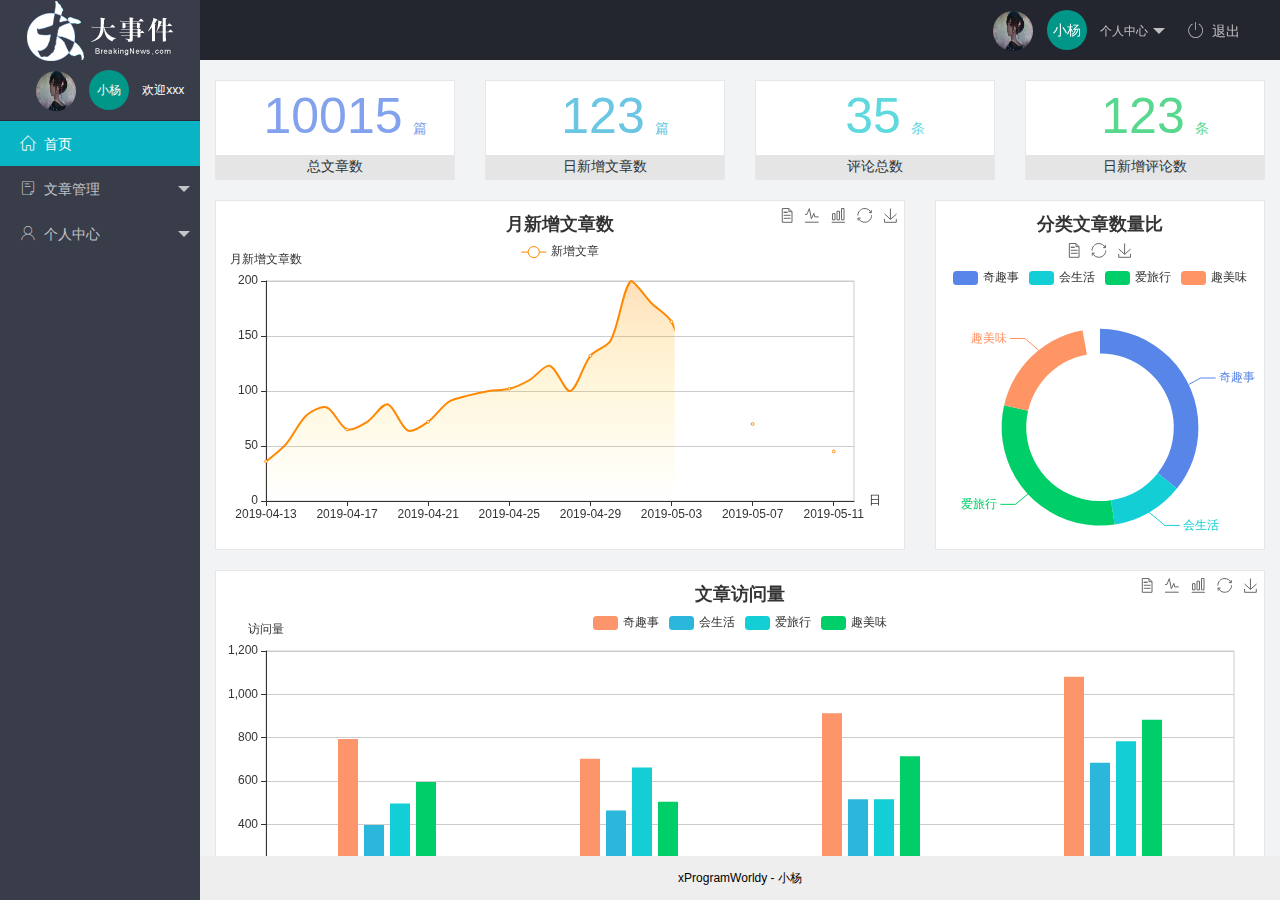
<file: index.html>
<!DOCTYPE html>
<html lang="en">
  <head>
    <meta charset="UTF-8" />
    <meta http-equiv="X-UA-Compatible" content="IE=edge" />
    <meta name="viewport" content="width=device-width, initial-scale=1.0" />
    <title>小杨后台主页</title>
    <link rel="stylesheet" href="/assets/lib/layui/css/layui.css" />
    <link rel="stylesheet" href="/assets/css/index.css" />
    <link rel="stylesheet" href="/assets/fonts/iconfont.css" />
  </head>
  <body>
    <div class="layui-layout layui-layout-admin">
      <div class="layui-header">
        <div class="layui-logo layui-hide-xs layui-bg-black">
          <img src="/assets/images/logo.png" alt="" />
        </div>

        <ul class="layui-nav layui-layout-right">
          <li class="layui-nav-item layui-hide layui-show-md-inline-block">
            <a href="javascript:;" class="userinfo">
              <img src="/assets/images/2000488.png" class="layui-nav-img" />
              <span class="text-avatar">小杨</span>
              个人中心
            </a>
            <dl class="layui-nav-child">
              <dd><a href="/user/user_info.html" target="fm">基本资料</a></dd>
              <dd><a href="/user/user_avatar.html" target="fm">更换头像</a></dd>
              <dd><a href="/user/user_pwd.html" target="fm">重置密码</a></dd>
            </dl>
          </li>
          <li class="layui-nav-item" lay-header-event="menuRight" lay-unselect>
            <a href="javascript:;" id="btnIndexOut">
              <span class="iconfont icon-tuichu"></span>退出
            </a>
          </li>
        </ul>
      </div>

      <div class="layui-side layui-bg-black">
        <div class="layui-side-scroll">
          <div class="userinfo">
            <img src="/assets/images/2000488.png" class="layui-nav-img" />
            <span class="text-avatar">小杨</span>
            <span id="welcome">欢迎xxx</span>
          </div>
          <!-- 左侧导航区域（可配合layui已有的垂直导航） -->
          <ul class="layui-nav layui-nav-tree" lay-shrink="all">
            <li class="layui-nav-item layui-this">
              <!-- 通过a连接的src指定对应的文件路径，然后通过target属性指定 fm, 这样就能打开对应内容 -->
              <a href="/home/dashboard.html" target="fm"
                ><span class="iconfont icon-home"></span>首页</a
              >
            </li>
            <li class="layui-nav-item">
              <a class="" href="javascript:;"
                ><span class="iconfont icon-16"></span>文章管理</a
              >
              <dl class="layui-nav-child">
                <dd>
                  <a href="/article/article_category.html" target="fm"
                    ><i class="layui-icon layui-icon-list"></i>文章类别</a
                  >
                </dd>
                <dd>
                  <a href="/article/article_list.html" target="fm"
                    ><i class="layui-icon layui-icon-list"></i>文章列表</a
                  >
                </dd>
                <dd>
                  <a href="/article/article_published.html" target="fm"
                    ><i class="layui-icon layui-icon-list"></i>发布文章</a
                  >
                </dd>
              </dl>
            </li>
            <li class="layui-nav-item">
              <a href="javascript:;"
                ><span class="iconfont icon-user"></span>个人中心</a
              >
              <dl class="layui-nav-child">
                <dd>
                  <a href="/user/user_info.html" target="fm"
                    ><i class="layui-icon layui-icon-app"></i>基本资料</a
                  >
                </dd>
                <dd>
                  <a href="/user/user_avatar.html" target="fm"
                    ><i class="layui-icon layui-icon-app"></i>更换头像</a
                  >
                </dd>
                <dd>
                  <a href="/user/user_pwd.html" target="fm"
                    ><i class="layui-icon layui-icon-app"></i>重置密码</a
                  >
                </dd>
              </dl>
            </li>
          </ul>
        </div>
      </div>

      <div class="layui-body">
        <!-- 内容主体区域 -->
        <!-- iframe中的src： 当指定内容后，那么当页面一打开的时候，就会直接打开指定的内容进行打开 -->
        <iframe name="fm" src="/home/dashboard.html" frameborder="0"></iframe>
      </div>

      <div class="layui-footer">
        <!-- 底部固定区域 -->
        xProgramWorldy - 小杨
      </div>
    </div>
    <script src="/assets/lib/layui/layui.all.js"></script>

    <script src="/assets/lib/jquery.js"></script>

    <script src="/assets/js/baseApi.js"></script>

    <script src="/assets/js/index.js"></script>
  </body>
</html>
</file>
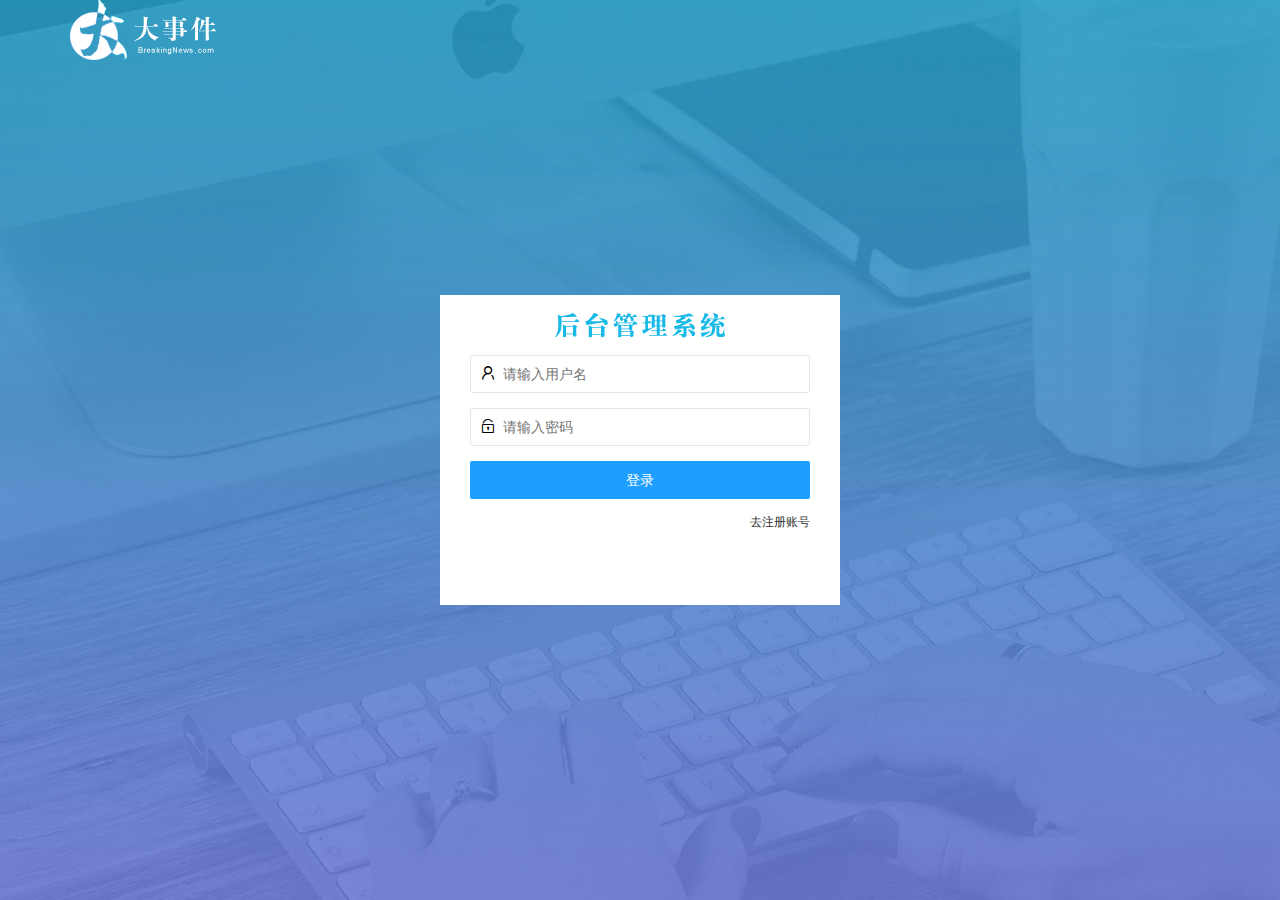
<file: login.html>
<!DOCTYPE html>
<html lang="en">
<head>
    <meta charset="UTF-8">
    <meta http-equiv="X-UA-Compatible" content="IE=edge">
    <meta name="viewport" content="width=device-width, initial-scale=1.0">
    <title>小杨大事件-登录/注册</title>
    <link rel="stylesheet" href="./assets/lib/layui/css/layui.css"> 
    <link rel="stylesheet" href="./assets/css/login.css">

</head>
<body>
    <!-- 头部 logo区域 -->
    <div class="layui-main">
        <img src="/assets/images/logo.png" alt="">
    </div>
    <!-- 登录注册区域 -->
    <div class="loginAndRegBox">
        <div class="title-box"></div>
        <!-- 登录的div -->
        <div class="login-box">
            <!-- 这是登录的表单 -->
            <form class="layui-form" id="form_login">
                <!-- 账号 -->
                <div class="layui-form-item">
                    <i class="layui-icon layui-icon-username"></i>  
                    <input type="text" name="username" required  lay-verify="required" placeholder="请输入用户名" autocomplete="off" class="layui-input">
                </div>
                <!-- 密码 -->
                <div class="layui-form-item">
                    <i class="layui-icon layui-icon-password"></i>  
                    <input type="password" name="password" required  lay-verify="required|pwd" placeholder="请输入密码" autocomplete="off" class="layui-input">
                </div>
                <!-- 登录提交按钮 -->
                <div class="layui-form-item">
                    <!-- 注意:表单提交按钮和普通按钮的区别，就是 lay-submit这个属性 -->
                    <button class="layui-btn layui-btn-fluid layui-btn-normal" lay-submit="">登录</button>
                </div>
                <div class="layui-form-item links">
                    <a href="javascript:;" id="link_reg">去注册账号</a>
                </div>
            </form>
        </div>
        <!-- 注册的div -->
        <div class="reg-box">
            <!-- 注册的表单 -->
            <form class="layui-form" id="form_reg">
                <!-- 账号 -->
                <div class="layui-form-item">
                    <i class="layui-icon layui-icon-username"></i>  
                    <input type="text" name="username" required  lay-verify="required" placeholder="请输入用户名" autocomplete="off" class="layui-input">
                </div>
                <!-- 密码 -->
                <div class="layui-form-item">
                    <i class="layui-icon layui-icon-password"></i>  
                    <input type="password" name="password" required  lay-verify="required|pwd" placeholder="请输入密码" autocomplete="off" class="layui-input">
                </div>
                <!-- 密码确认 -->
                <div class="layui-form-item">
                    <i class="layui-icon layui-icon-password"></i>  
                    <input type="password" name="repassword" required  lay-verify="required|pwd|repwd" placeholder="再次确认密码" autocomplete="off" class="layui-input">
                </div>
                <!-- 登录提交按钮 -->
                <div class="layui-form-item">
                    <!-- 注意:表单提交按钮和普通按钮的区别，就是 lay-submit这个属性 -->
                    <!-- 这个lay-submit不管给不给值都要这样写
                button按钮要给定一个lay-submit="" lay-filter=""，哪怕里面什么也不写。表单监听要给一个return false返回，否则直接提交，会一闪而过。 -->
                    <button class="layui-btn layui-btn-fluid layui-btn-normal" lay-submit="">注册</button>
                </div>
                <div class="layui-form-item links">
                    <a href="javascript:;" id="link_login">去登录</a>
                </div>
            </form>
        </div>
    </div>
    
    <script src="/assets/lib/layui/layui.all.js"></script>

    <script src="/assets/lib/jquery.js"></script>

    <script src="/assets/js/baseApi.js"></script>

    <script src="/assets/js/login.js"></script>
</body>
</html>
</file>
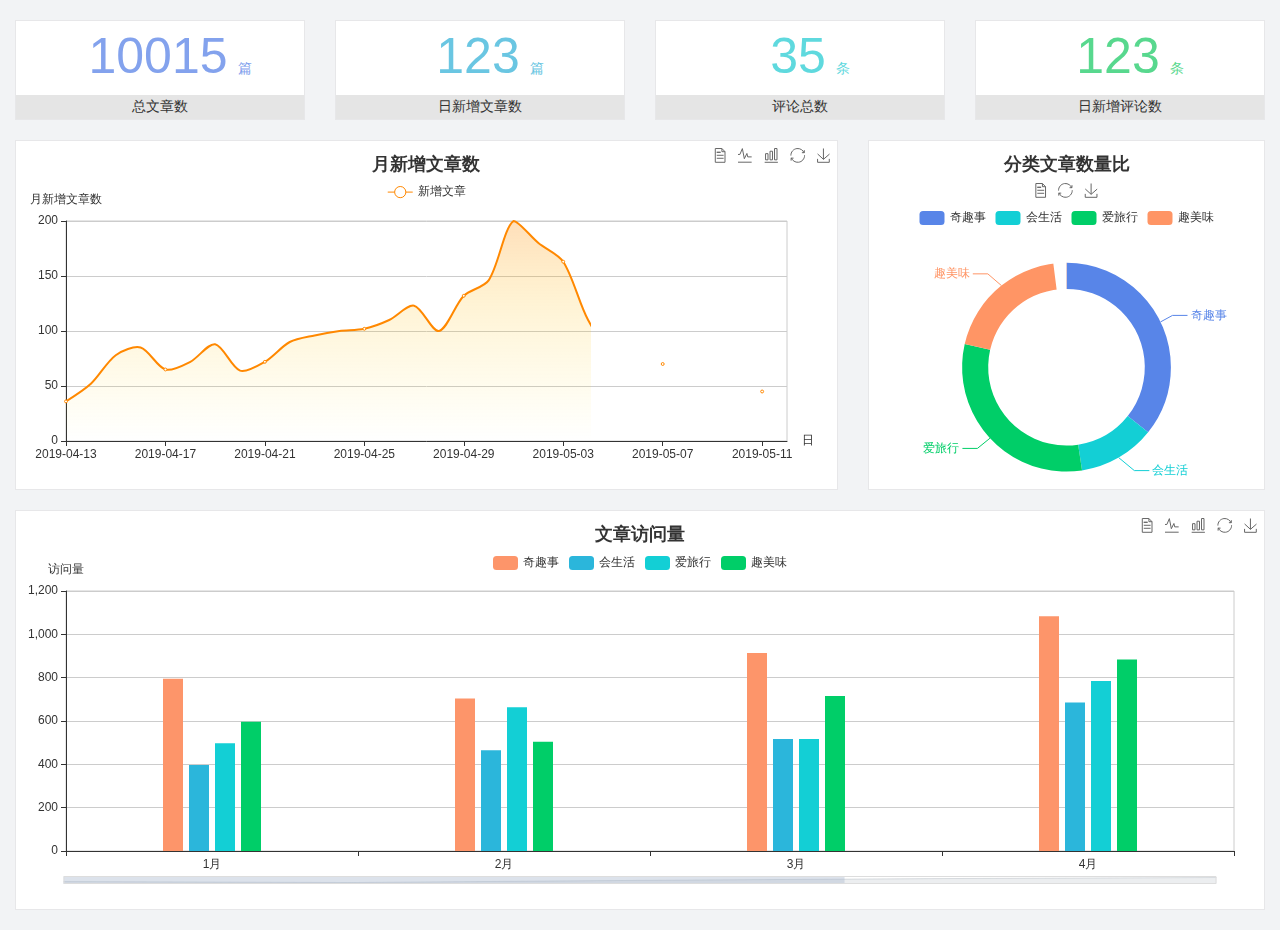
<file: home/dashboard.html>
<!DOCTYPE html>
<html lang="en">

<head>
  <meta charset="UTF-8">
  <meta name="viewport" content="width=device-width, initial-scale=1.0">
  <meta http-equiv="X-UA-Compatible" content="ie=edge">
  <title>图表统计</title>
  <link rel="stylesheet" href="../../assets/lib/bootstrap.css" />
  <link rel="stylesheet" href="../../assets/lib/main.css" />
  <script src="../../assets/lib/jquery.js"></script>
  <script type="text/javascript" src="../../assets/lib/echarts.min.js"></script>
</head>

<body>
  <div class="container-fluid">
    <div class="row spannel_list">
      <div class="col-sm-3 col-xs-6">
        <div class="spannel">
          <em>10015</em><span>篇</span>
          <b>总文章数</b>
        </div>
      </div>
      <div class="col-sm-3 col-xs-6">
        <div class="spannel scolor01">
          <em>123</em><span>篇</span>
          <b>日新增文章数</b>
        </div>
      </div>
      <div class="col-sm-3 col-xs-6">
        <div class="spannel scolor02">
          <em>35</em><span>条</span>
          <b>评论总数</b>
        </div>
      </div>
      <div class="col-sm-3 col-xs-6">
        <div class="spannel scolor03">
          <em>123</em><span>条</span>
          <b>日新增评论数</b>
        </div>
      </div>
    </div>
  </div>

  <div class="container-fluid">
    <div class="row curve-pie">
      <div class="col-lg-8 col-md-8">
        <div class="gragh_pannel" id="curve_show"></div>
      </div>
      <div class="col-lg-4 col-md-4">
        <div class="gragh_pannel" id="pie_show"></div>
      </div>
    </div>
  </div>

  <div class="container-fluid">
    <div class="column_pannel" id="column_show"></div>
  </div>

  <script>
    var oChart = echarts.init(document.getElementById('curve_show'));
    var aList_all = [
      { 'count': 36, 'date': '2019-04-13' },
      { 'count': 52, 'date': '2019-04-14' },
      { 'count': 78, 'date': '2019-04-15' },
      { 'count': 85, 'date': '2019-04-16' },
      { 'count': 65, 'date': '2019-04-17' },
      { 'count': 72, 'date': '2019-04-18' },
      { 'count': 88, 'date': '2019-04-19' },
      { 'count': 64, 'date': '2019-04-20' },
      { 'count': 72, 'date': '2019-04-21' },
      { 'count': 90, 'date': '2019-04-22' },
      { 'count': 96, 'date': '2019-04-23' },
      { 'count': 100, 'date': '2019-04-24' },
      { 'count': 102, 'date': '2019-04-25' },
      { 'count': 110, 'date': '2019-04-26' },
      { 'count': 123, 'date': '2019-04-27' },
      { 'count': 100, 'date': '2019-04-28' },
      { 'count': 132, 'date': '2019-04-29' },
      { 'count': 146, 'date': '2019-04-30' },
      { 'count': 200, 'date': '2019-05-01' },
      { 'count': 180, 'date': '2019-05-02' },
      { 'count': 163, 'date': '2019-05-03' },
      { 'count': 110, 'date': '2019-05-04' },
      { 'count': 80, 'date': '2019-05-05' },
      { 'count': 82, 'date': '2019-05-06' },
      { 'count': 70, 'date': '2019-05-07' },
      { 'count': 65, 'date': '2019-05-08' },
      { 'count': 54, 'date': '2019-05-09' },
      { 'count': 40, 'date': '2019-05-10' },
      { 'count': 45, 'date': '2019-05-11' },
      { 'count': 38, 'date': '2019-05-12' },
    ];

    let aCount = [];
    let aDate = [];

    for (var i = 0; i < aList_all.length; i++) {
      aCount.push(aList_all[i].count);
      aDate.push(aList_all[i].date);
    }

    var chartopt = {
      title: {
        text: '月新增文章数',
        left: 'center',
        top: '10'
      },
      tooltip: {
        trigger: 'axis'
      },
      legend: {
        data: ['新增文章'],
        top: '40'
      },
      toolbox: {
        show: true,
        feature: {
          mark: { show: true },
          dataView: { show: true, readOnly: false },
          magicType: { show: true, type: ['line', 'bar'] },
          restore: { show: true },
          saveAsImage: { show: true }
        }
      },
      calculable: true,
      xAxis: [
        {
          name: '日',
          type: 'category',
          boundaryGap: false,
          data: aDate
        }
      ],
      yAxis: [
        {
          name: '月新增文章数',
          type: 'value'
        }
      ],
      series: [
        {
          name: '新增文章',
          type: 'line',
          smooth: true,
          itemStyle: { normal: { areaStyle: { type: 'default' }, color: '#f80' }, lineStyle: { color: '#f80' } },
          data: aCount
        }],
      areaStyle: {
        normal: {
          color: new echarts.graphic.LinearGradient(0, 0, 0, 1, [{
            offset: 0,
            color: 'rgba(255,136,0,0.39)'
          }, {
            offset: .34,
            color: 'rgba(255,180,0,0.25)'
          }, {
            offset: 1,
            color: 'rgba(255,222,0,0.00)'
          }])

        }
      },
      grid: {
        show: true,
        x: 50,
        x2: 50,
        y: 80,
        height: 220
      }
    };

    oChart.setOption(chartopt);


    var oPie = echarts.init(document.getElementById('pie_show'));
    var oPieopt =
    {
      title: {
        top: 10,
        text: '分类文章数量比',
        x: 'center'
      },
      tooltip: {
        trigger: 'item',
        formatter: "{a} <br/>{b} : {c} ({d}%)"
      },
      color: ['#5885e8', '#13cfd5', '#00ce68', '#ff9565'],
      legend: {
        x: 'center',
        top: 65,
        data: ['奇趣事', '会生活', '爱旅行', '趣美味']
      },
      toolbox: {
        show: true,
        x: 'center',
        top: 35,
        feature: {
          mark: { show: true },
          dataView: { show: true, readOnly: false },
          magicType: {
            show: true,
            type: ['pie', 'funnel'],
            option: {
              funnel: {
                x: '25%',
                width: '50%',
                funnelAlign: 'left',
                max: 1548
              }
            }
          },
          restore: { show: true },
          saveAsImage: { show: true }
        }
      },
      calculable: true,
      series: [
        {
          name: '访问来源',
          type: 'pie',
          radius: ['45%', '60%'],
          center: ['50%', '65%'],
          data: [
            { value: 300, name: '奇趣事' },
            { value: 100, name: '会生活' },
            { value: 260, name: '爱旅行' },
            { value: 180, name: '趣美味' }
          ]
        }
      ]
    };
    oPie.setOption(oPieopt);



    var oColumn = this.echarts.init(document.getElementById('column_show'));
    var oColumnopt =
    {
      title: {
        text: '文章访问量',
        left: 'center',
        top: '10'
      },
      tooltip: {
        trigger: 'axis'
      },
      legend: {
        data: ['奇趣事', '会生活', '爱旅行', '趣美味'],
        top: '40'
      },
      toolbox: {
        show: true,
        feature: {
          mark: { show: true },
          dataView: { show: true, readOnly: false },
          magicType: { show: true, type: ['line', 'bar'] },
          restore: { show: true },
          saveAsImage: { show: true }
        }
      },
      calculable: true,
      xAxis: [
        {
          type: 'category',
          data: ['1月', '2月', '3月', '4月', '5月']
        }
      ],
      yAxis: [
        {
          name: '访问量',
          type: 'value'
        }
      ],
      series: [
        {
          name: '奇趣事',
          type: 'bar',
          barWidth: 20,
          itemStyle: {
            normal: { areaStyle: { type: 'default' }, color: '#fd956a' }
          },
          data: [800, 708, 920, 1090, 1200]
        },
        {
          name: '会生活',
          type: 'bar',
          barWidth: 20,
          itemStyle: {
            normal: { areaStyle: { type: 'default' }, color: '#2bb6db' }
          },
          data: [400, 468, 520, 690, 800]
        },
        {
          name: '爱旅行',
          type: 'bar',
          barWidth: 20,
          itemStyle: {
            normal: { areaStyle: { type: 'default' }, color: '#13cfd5' }
          },
          data: [500, 668, 520, 790, 900]
        },
        {
          name: '趣美味',
          type: 'bar',
          barWidth: 20,
          itemStyle: {
            normal: { areaStyle: { type: 'default' }, color: '#00ce68' }
          },
          data: [600, 508, 720, 890, 1000]
        }
      ],
      grid: {
        show: true,
        x: 50,
        x2: 30,
        y: 80,
        height: 260
      },
      dataZoom: [//给x轴设置滚动条
        {
          start: 0,//默认为0
          end: 100 - 1000 / 31,//默认为100
          type: 'slider',
          show: true,
          xAxisIndex: [0],
          handleSize: 0,//滑动条的 左右2个滑动条的大小
          height: 8,//组件高度
          left: 45, //左边的距离
          right: 50,//右边的距离
          bottom: 26,//右边的距离
          handleColor: '#ddd',//h滑动图标的颜色
          handleStyle: {
            borderColor: "#cacaca",
            borderWidth: "1",
            shadowBlur: 2,
            background: "#ddd",
            shadowColor: "#ddd",
          }
        }]
    };
    oColumn.setOption(oColumnopt);
  </script>
</body>

</html>
</file>
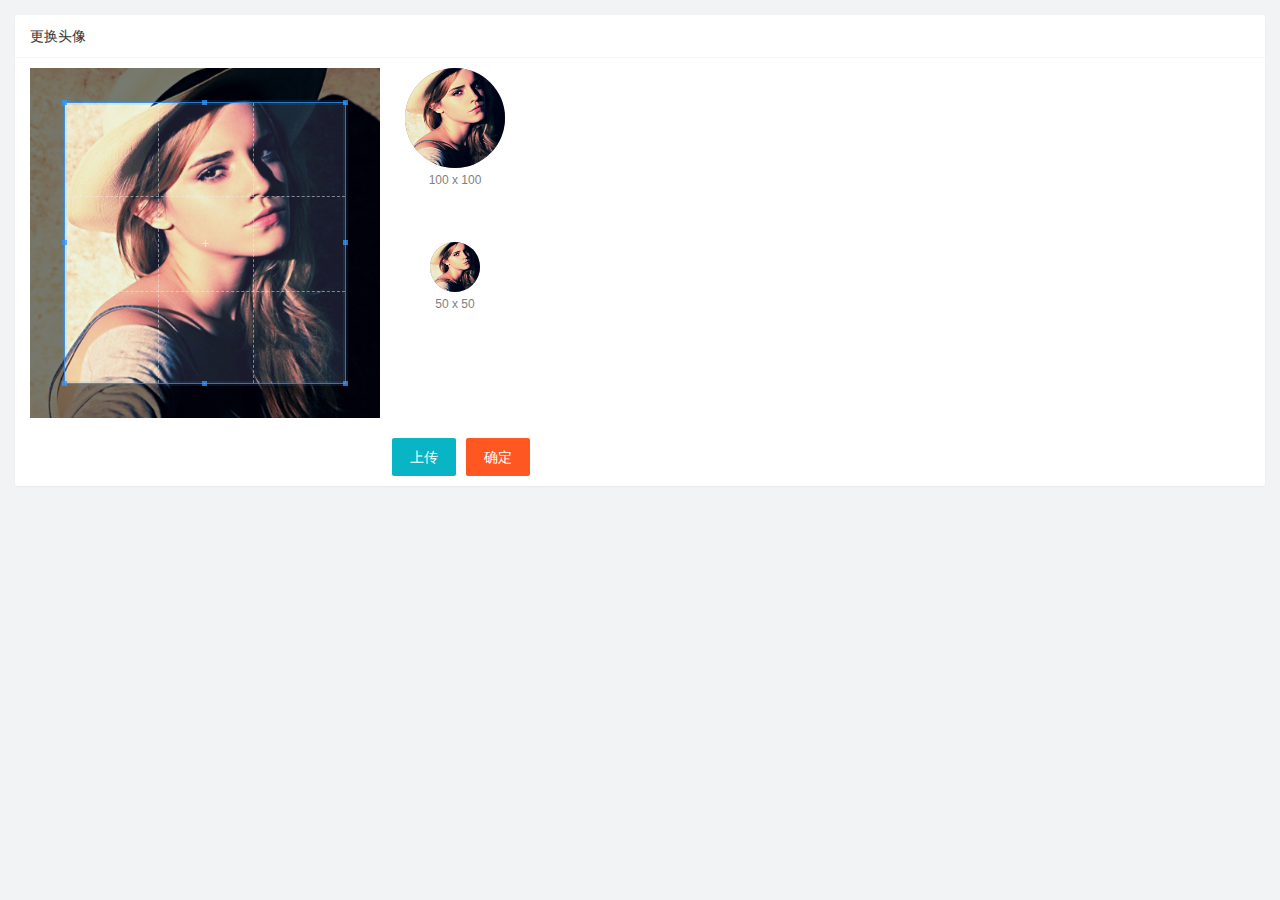
<file: user/user_avatar.html>
<!DOCTYPE html>
<html lang="en">
  <head>
    <meta charset="UTF-8" />
    <meta http-equiv="X-UA-Compatible" content="IE=edge" />
    <meta name="viewport" content="width=device-width, initial-scale=1.0" />
    <title>Document</title>
    <link rel="stylesheet" href="/assets/lib/layui/css/layui.css" />
    <!-- 导入裁剪图片cropper的css样式文件 -->
    <link rel="stylesheet" href="/assets/lib/cropper/cropper.css" />
    <link rel="stylesheet" href="/assets/css/user/user_avatar.css" />
  </head>
  <body>
    <div class="layui-card">
      <div class="layui-card-header">更换头像</div>
      <div class="layui-card-body">
        <!-- 第一行的图片裁剪和预览区域 -->
        <div class="row1">
          <!-- 图片裁剪区域 -->
          <div class="cropper-box">
            <!-- 这个 img 标签很重要，将来会把它初始化为裁剪区域 -->
            <img id="image" src="/assets/images/sample.jpg" />
          </div>
          <!-- 图片的预览区域 -->
          <div class="preview-box">
            <div>
              <!-- 宽高为 100px 的预览区域 -->
              <div class="img-preview w100"></div>
              <p class="size">100 x 100</p>
            </div>
            <div>
              <!-- 宽高为 50px 的预览区域 -->
              <div class="img-preview w50"></div>
              <p class="size">50 x 50</p>
           </div>
          </div>
        </div>

        <!-- 第二行的按钮区域 -->
        <div class="row2">
            <!-- 通过accept属性可以指定用户选择什么类型的文件 -->
            <input type="file" id="file" accept="image/png/,image/jpeg">

          <button type="button" class="layui-btn" id="btnChooseImage">上传</button>
          <button type="button" class="layui-btn layui-btn-danger" id="btnUpload">确定</button>
        </div>
      </div>
    </div>

    <!-- 他们是有先后顺序的 -->
    <script src="/assets/lib/layui/layui.all.js"></script>
    <script src="/assets/lib/jquery.js"></script>
    <script src="/assets/lib/cropper/Cropper.js"></script>
    <script src="/assets/lib/cropper/jquery-cropper.js"></script>

    <script src="/assets/js/baseApi.js"></script>
    <script src="/assets/js/user/user_avatar.js"></script>
  </body>
</html>
</file>
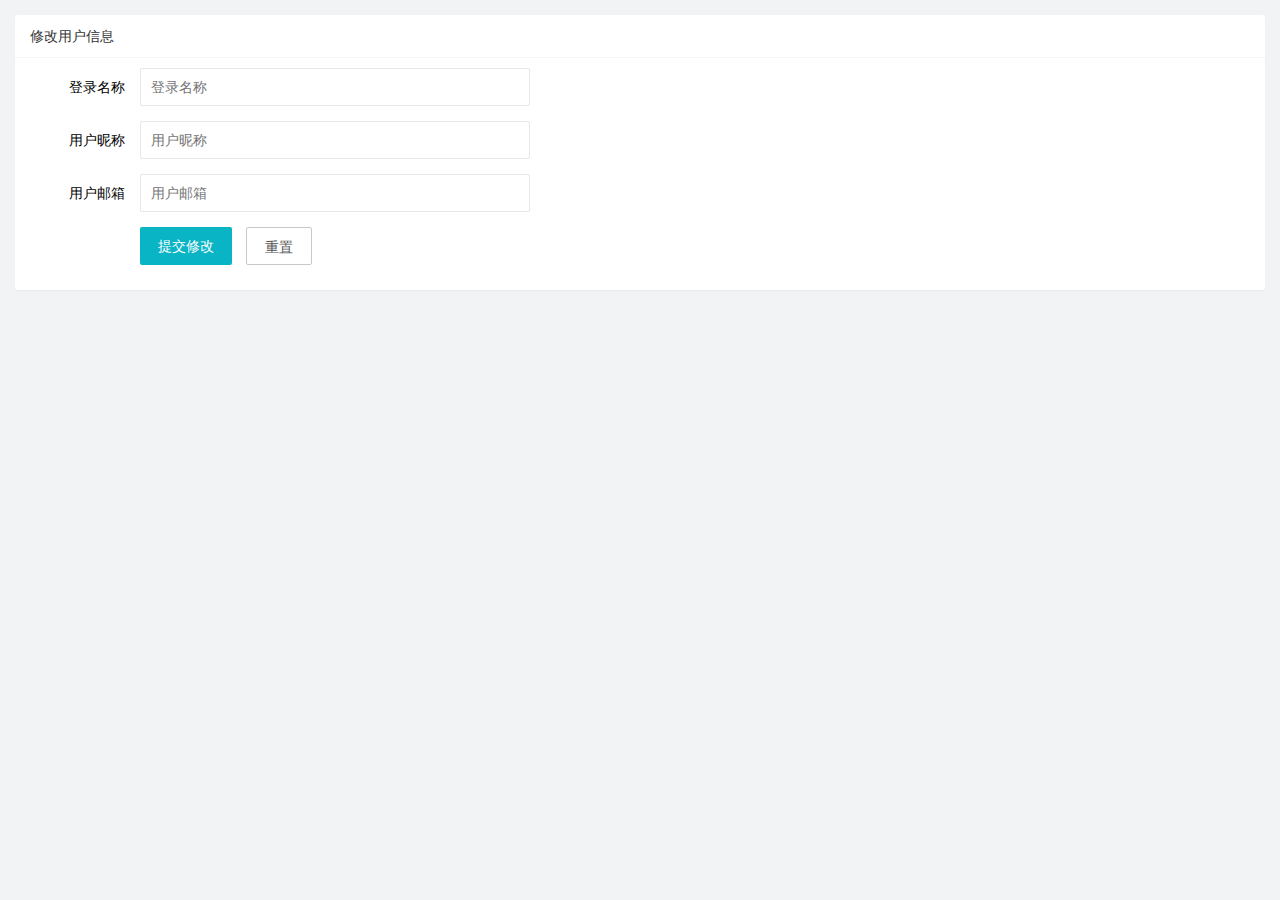
<file: user/user_info.html>
<!DOCTYPE html>
<html lang="en">
<head>
    <meta charset="UTF-8">
    <meta http-equiv="X-UA-Compatible" content="IE=edge">
    <meta name="viewport" content="width=device-width, initial-scale=1.0">
    <title>Document</title>
    <link rel="stylesheet" href="/assets/lib/layui/css/layui.css">
    <link rel="stylesheet" href="/assets/css/user/user_info.css">
</head>
<body>
    <!-- 卡片区域 -->
    <div class="layui-card">
        <div class="layui-card-header">修改用户信息</div>
        <div class="layui-card-body">
            <!-- form表单区域 -->
            <form class="layui-form" lay-filter="formUserInfo">
                <!-- 这是input的隐藏域 这样就可以拿到用户的id-->
                <input type="hidden" name="id" value="">
                <div class="layui-form-item">
                  <label class="layui-form-label">登录名称</label>
                  <div class="layui-input-block">
                    <input type="text" name="username" required  lay-verify="required" placeholder="登录名称" autocomplete="off" class="layui-input" readonly>
                  </div>
                </div>

                <div class="layui-form-item">
                    <label class="layui-form-label">用户昵称</label>
                    <div class="layui-input-block">
                      <input type="text" name="nickname" required  lay-verify="required|nickname" placeholder="用户昵称" autocomplete="off" class="layui-input">
                    </div>
                  </div>

                  <div class="layui-form-item">
                    <label class="layui-form-label">用户邮箱</label>
                    <div class="layui-input-block">
                      <input type="text" name="email" required  lay-verify="required|email" placeholder="用户邮箱" autocomplete="off" class="layui-input">
                    </div>
                  </div>

                  <!-- 提交按钮和重置按钮 -->
                  <div class="layui-form-item">
                    <div class="layui-input-block">
                      <button class="layui-btn" lay-submit lay-filter="formDemo">提交修改</button>
                      <button type="reset" class="layui-btn layui-btn-primary" id="btnReset">重置</button>
                    </div>
                  </div>
            </form>
        </div>
      </div>

      <script src="/assets//lib/layui/layui.all.js"></script>

      <script src="/assets/lib/jquery.js"></script>
      
      <script src="/assets/js/baseApi.js"></script>

      <script src="/assets/js/user/user_info.js"></script>
</body>
</html>
</file>
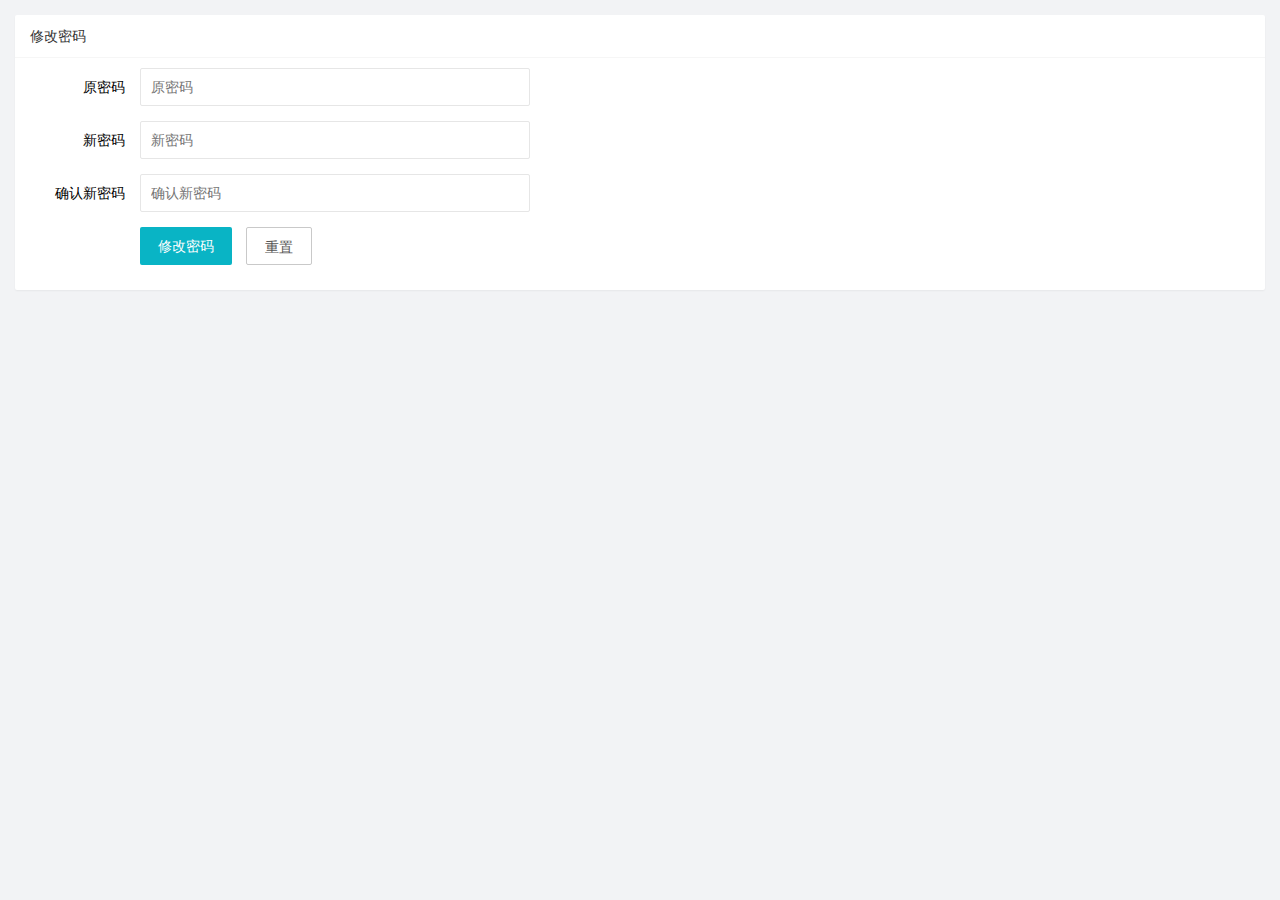
<file: user/user_pwd.html>
<!DOCTYPE html>
<html lang="en">
  <head>
    <meta charset="UTF-8" />
    <meta http-equiv="X-UA-Compatible" content="IE=edge" />
    <meta name="viewport" content="width=device-width, initial-scale=1.0" />
    <title>Document</title>
    <link rel="stylesheet" href="/assets/lib/layui/css/layui.css" />
    <link rel="stylesheet" href="/assets/css/user/user_pwd.css" />
  </head>
  <body>
    <!-- 卡片区域 -->
    <div class="layui-card">
      <div class="layui-card-header">修改密码</div>
      <div class="layui-card-body">
        <!-- 表单区域 -->
        <form class="layui-form">
          <div class="layui-form-item">
            <label class="layui-form-label">原密码</label>
            <div class="layui-input-block">
              <input
                type="password"
                name="oldPwd"
                required
                lay-verify="required|pwd"
                placeholder="原密码"
                autocomplete="off"
                class="layui-input"
              />
            </div>
          </div>

          <div class="layui-form-item">
            <label class="layui-form-label">新密码</label>
            <div class="layui-input-block">
              <input
                type="password"
                name="newPwd"
                required
                lay-verify="required|pwd|samePwd"
                placeholder="新密码"
                autocomplete="off"
                class="layui-input"
              />
            </div>
          </div>

          <div class="layui-form-item">
            <label class="layui-form-label">确认新密码</label>
            <div class="layui-input-block">
              <input
                type="password"
                name="rePwd"
                required
                lay-verify="required|pwd|rePwd"
                placeholder="确认新密码"
                autocomplete="off"
                class="layui-input"
              />
            </div>
          </div>
          <!-- 提交按钮和重置按钮 -->
          <div class="layui-form-item">
            <div class="layui-input-block">
              <button class="layui-btn" lay-submit lay-filter="formDemo">修改密码</button>
              <button type="reset" class="layui-btn layui-btn-primary">重置</button>
            </div>
          </div>
        </form>
      </div>
    </div>

    <script src="/assets/lib/layui/layui.all.js"></script>

    <script src="/assets/lib/jquery.js"></script>

    <script src="/assets/js/baseApi.js"></script>

    <script src="/assets/js/user/user_pwd.js"></script>
  </body>
</html>
</file>
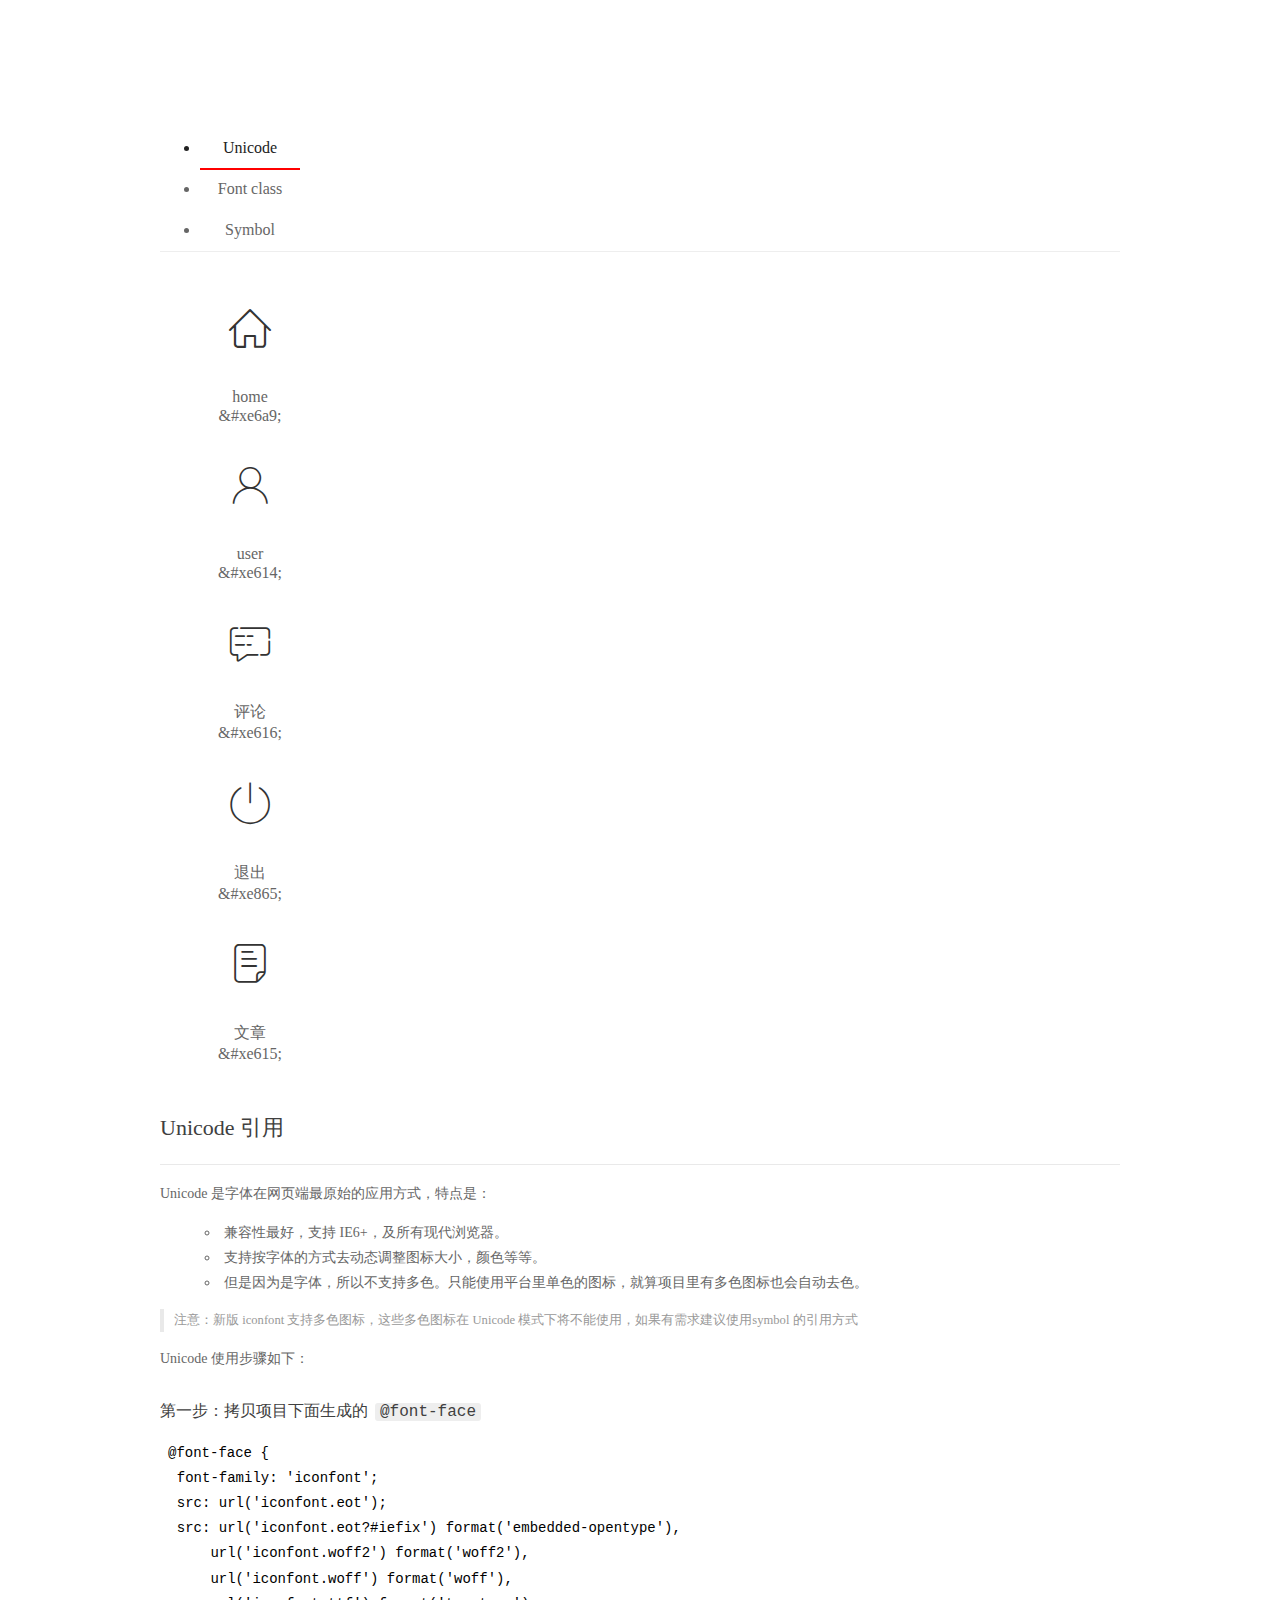
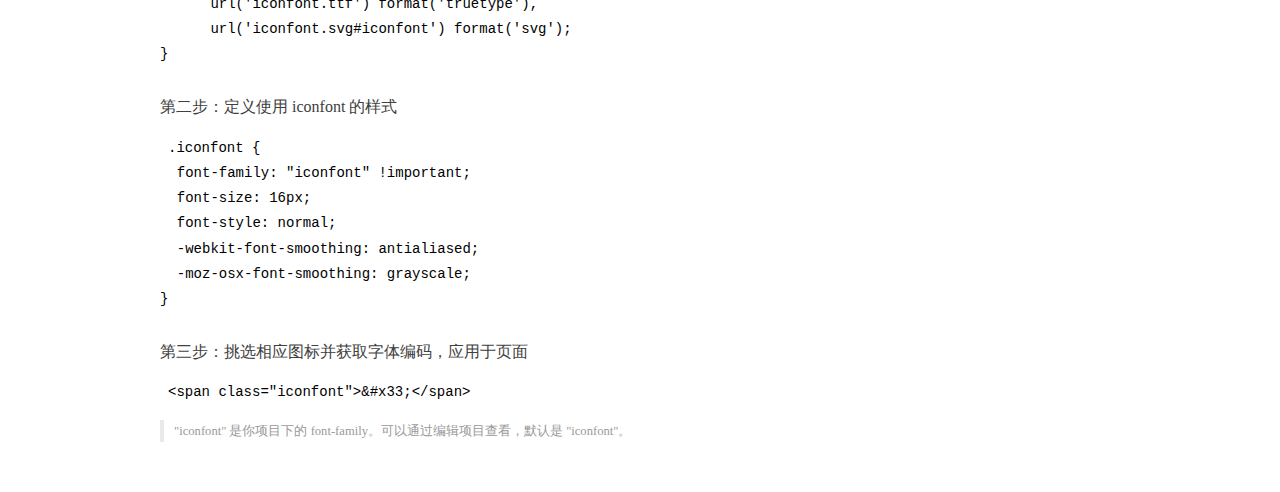
<file: assets/fonts/demo_index.html>
<!DOCTYPE html>
<html>
<head>
  <meta charset="utf-8"/>
  <title>IconFont Demo</title>
  <link rel="shortcut icon" href="https://gtms04.alicdn.com/tps/i4/TB1_oz6GVXXXXaFXpXXJDFnIXXX-64-64.ico" type="image/x-icon"/>
  <link rel="stylesheet" href="https://g.alicdn.com/thx/cube/1.3.2/cube.min.css">
  <link rel="stylesheet" href="demo.css">
  <link rel="stylesheet" href="iconfont.css">
  <script src="iconfont.js"></script>
  <!-- jQuery -->
  <script src="https://a1.alicdn.com/oss/uploads/2018/12/26/7bfddb60-08e8-11e9-9b04-53e73bb6408b.js"></script>
  <!-- 代码高亮 -->
  <script src="https://a1.alicdn.com/oss/uploads/2018/12/26/a3f714d0-08e6-11e9-8a15-ebf944d7534c.js"></script>
</head>
<body>
  <div class="main">
    <h1 class="logo"><a href="https://www.iconfont.cn/" title="iconfont 首页" target="_blank">&#xe86b;</a></h1>
    <div class="nav-tabs">
      <ul id="tabs" class="dib-box">
        <li class="dib active"><span>Unicode</span></li>
        <li class="dib"><span>Font class</span></li>
        <li class="dib"><span>Symbol</span></li>
      </ul>
      
    </div>
    <div class="tab-container">
      <div class="content unicode" style="display: block;">
          <ul class="icon_lists dib-box">
          
            <li class="dib">
              <span class="icon iconfont">&#xe6a9;</span>
                <div class="name">home</div>
                <div class="code-name">&amp;#xe6a9;</div>
              </li>
          
            <li class="dib">
              <span class="icon iconfont">&#xe614;</span>
                <div class="name">user</div>
                <div class="code-name">&amp;#xe614;</div>
              </li>
          
            <li class="dib">
              <span class="icon iconfont">&#xe616;</span>
                <div class="name">评论</div>
                <div class="code-name">&amp;#xe616;</div>
              </li>
          
            <li class="dib">
              <span class="icon iconfont">&#xe865;</span>
                <div class="name">退出</div>
                <div class="code-name">&amp;#xe865;</div>
              </li>
          
            <li class="dib">
              <span class="icon iconfont">&#xe615;</span>
                <div class="name">文章</div>
                <div class="code-name">&amp;#xe615;</div>
              </li>
          
          </ul>
          <div class="article markdown">
          <h2 id="unicode-">Unicode 引用</h2>
          <hr>

          <p>Unicode 是字体在网页端最原始的应用方式，特点是：</p>
          <ul>
            <li>兼容性最好，支持 IE6+，及所有现代浏览器。</li>
            <li>支持按字体的方式去动态调整图标大小，颜色等等。</li>
            <li>但是因为是字体，所以不支持多色。只能使用平台里单色的图标，就算项目里有多色图标也会自动去色。</li>
          </ul>
          <blockquote>
            <p>注意：新版 iconfont 支持多色图标，这些多色图标在 Unicode 模式下将不能使用，如果有需求建议使用symbol 的引用方式</p>
          </blockquote>
          <p>Unicode 使用步骤如下：</p>
          <h3 id="-font-face">第一步：拷贝项目下面生成的 <code>@font-face</code></h3>
<pre><code class="language-css"
>@font-face {
  font-family: 'iconfont';
  src: url('iconfont.eot');
  src: url('iconfont.eot?#iefix') format('embedded-opentype'),
      url('iconfont.woff2') format('woff2'),
      url('iconfont.woff') format('woff'),
      url('iconfont.ttf') format('truetype'),
      url('iconfont.svg#iconfont') format('svg');
}
</code></pre>
          <h3 id="-iconfont-">第二步：定义使用 iconfont 的样式</h3>
<pre><code class="language-css"
>.iconfont {
  font-family: "iconfont" !important;
  font-size: 16px;
  font-style: normal;
  -webkit-font-smoothing: antialiased;
  -moz-osx-font-smoothing: grayscale;
}
</code></pre>
          <h3 id="-">第三步：挑选相应图标并获取字体编码，应用于页面</h3>
<pre>
<code class="language-html"
>&lt;span class="iconfont"&gt;&amp;#x33;&lt;/span&gt;
</code></pre>
          <blockquote>
            <p>"iconfont" 是你项目下的 font-family。可以通过编辑项目查看，默认是 "iconfont"。</p>
          </blockquote>
          </div>
      </div>
      <div class="content font-class">
        <ul class="icon_lists dib-box">
          
          <li class="dib">
            <span class="icon iconfont icon-home"></span>
            <div class="name">
              home
            </div>
            <div class="code-name">.icon-home
            </div>
          </li>
          
          <li class="dib">
            <span class="icon iconfont icon-user"></span>
            <div class="name">
              user
            </div>
            <div class="code-name">.icon-user
            </div>
          </li>
          
          <li class="dib">
            <span class="icon iconfont icon-pinglun"></span>
            <div class="name">
              评论
            </div>
            <div class="code-name">.icon-pinglun
            </div>
          </li>
          
          <li class="dib">
            <span class="icon iconfont icon-tuichu"></span>
            <div class="name">
              退出
            </div>
            <div class="code-name">.icon-tuichu
            </div>
          </li>
          
          <li class="dib">
            <span class="icon iconfont icon-16"></span>
            <div class="name">
              文章
            </div>
            <div class="code-name">.icon-16
            </div>
          </li>
          
        </ul>
        <div class="article markdown">
        <h2 id="font-class-">font-class 引用</h2>
        <hr>

        <p>font-class 是 Unicode 使用方式的一种变种，主要是解决 Unicode 书写不直观，语意不明确的问题。</p>
        <p>与 Unicode 使用方式相比，具有如下特点：</p>
        <ul>
          <li>兼容性良好，支持 IE8+，及所有现代浏览器。</li>
          <li>相比于 Unicode 语意明确，书写更直观。可以很容易分辨这个 icon 是什么。</li>
          <li>因为使用 class 来定义图标，所以当要替换图标时，只需要修改 class 里面的 Unicode 引用。</li>
          <li>不过因为本质上还是使用的字体，所以多色图标还是不支持的。</li>
        </ul>
        <p>使用步骤如下：</p>
        <h3 id="-fontclass-">第一步：引入项目下面生成的 fontclass 代码：</h3>
<pre><code class="language-html">&lt;link rel="stylesheet" href="./iconfont.css"&gt;
</code></pre>
        <h3 id="-">第二步：挑选相应图标并获取类名，应用于页面：</h3>
<pre><code class="language-html">&lt;span class="iconfont icon-xxx"&gt;&lt;/span&gt;
</code></pre>
        <blockquote>
          <p>"
            iconfont" 是你项目下的 font-family。可以通过编辑项目查看，默认是 "iconfont"。</p>
        </blockquote>
      </div>
      </div>
      <div class="content symbol">
          <ul class="icon_lists dib-box">
          
            <li class="dib">
                <svg class="icon svg-icon" aria-hidden="true">
                  <use xlink:href="#icon-home"></use>
                </svg>
                <div class="name">home</div>
                <div class="code-name">#icon-home</div>
            </li>
          
            <li class="dib">
                <svg class="icon svg-icon" aria-hidden="true">
                  <use xlink:href="#icon-user"></use>
                </svg>
                <div class="name">user</div>
                <div class="code-name">#icon-user</div>
            </li>
          
            <li class="dib">
                <svg class="icon svg-icon" aria-hidden="true">
                  <use xlink:href="#icon-pinglun"></use>
                </svg>
                <div class="name">评论</div>
                <div class="code-name">#icon-pinglun</div>
            </li>
          
            <li class="dib">
                <svg class="icon svg-icon" aria-hidden="true">
                  <use xlink:href="#icon-tuichu"></use>
                </svg>
                <div class="name">退出</div>
                <div class="code-name">#icon-tuichu</div>
            </li>
          
            <li class="dib">
                <svg class="icon svg-icon" aria-hidden="true">
                  <use xlink:href="#icon-16"></use>
                </svg>
                <div class="name">文章</div>
                <div class="code-name">#icon-16</div>
            </li>
          
          </ul>
          <div class="article markdown">
          <h2 id="symbol-">Symbol 引用</h2>
          <hr>

          <p>这是一种全新的使用方式，应该说这才是未来的主流，也是平台目前推荐的用法。相关介绍可以参考这篇<a href="">文章</a>
            这种用法其实是做了一个 SVG 的集合，与另外两种相比具有如下特点：</p>
          <ul>
            <li>支持多色图标了，不再受单色限制。</li>
            <li>通过一些技巧，支持像字体那样，通过 <code>font-size</code>, <code>color</code> 来调整样式。</li>
            <li>兼容性较差，支持 IE9+，及现代浏览器。</li>
            <li>浏览器渲染 SVG 的性能一般，还不如 png。</li>
          </ul>
          <p>使用步骤如下：</p>
          <h3 id="-symbol-">第一步：引入项目下面生成的 symbol 代码：</h3>
<pre><code class="language-html">&lt;script src="./iconfont.js"&gt;&lt;/script&gt;
</code></pre>
          <h3 id="-css-">第二步：加入通用 CSS 代码（引入一次就行）：</h3>
<pre><code class="language-html">&lt;style&gt;
.icon {
  width: 1em;
  height: 1em;
  vertical-align: -0.15em;
  fill: currentColor;
  overflow: hidden;
}
&lt;/style&gt;
</code></pre>
          <h3 id="-">第三步：挑选相应图标并获取类名，应用于页面：</h3>
<pre><code class="language-html">&lt;svg class="icon" aria-hidden="true"&gt;
  &lt;use xlink:href="#icon-xxx"&gt;&lt;/use&gt;
&lt;/svg&gt;
</code></pre>
          </div>
      </div>

    </div>
  </div>
  <script>
  $(document).ready(function () {
      $('.tab-container .content:first').show()

      $('#tabs li').click(function (e) {
        var tabContent = $('.tab-container .content')
        var index = $(this).index()

        if ($(this).hasClass('active')) {
          return
        } else {
          $('#tabs li').removeClass('active')
          $(this).addClass('active')

          tabContent.hide().eq(index).fadeIn()
        }
      })
    })
  </script>
</body>
</html>
</file>
<file: assets/lib/layui/css/layui.css>
/** layui-v2.4.5 MIT License By https://www.layui.com */
 .layui-inline,img{display:inline-block;vertical-align:middle}h1,h2,h3,h4,h5,h6{font-weight:400}.layui-edge,.layui-header,.layui-inline,.layui-main{position:relative}.layui-elip,.layui-form-checkbox span,.layui-form-pane .layui-form-label{text-overflow:ellipsis;white-space:nowrap}.layui-btn,.layui-edge,.layui-inline,img{vertical-align:middle}.layui-btn,.layui-disabled,.layui-icon,.layui-unselect{-webkit-user-select:none;-ms-user-select:none;-moz-user-select:none}blockquote,body,button,dd,div,dl,dt,form,h1,h2,h3,h4,h5,h6,input,li,ol,p,pre,td,textarea,th,ul{margin:0;padding:0;-webkit-tap-highlight-color:rgba(0,0,0,0)}a:active,a:hover{outline:0}img{border:none}li{list-style:none}table{border-collapse:collapse;border-spacing:0}h4,h5,h6{font-size:100%}button,input,optgroup,option,select,textarea{font-family:inherit;font-size:inherit;font-style:inherit;font-weight:inherit;outline:0}pre{white-space:pre-wrap;white-space:-moz-pre-wrap;white-space:-pre-wrap;white-space:-o-pre-wrap;word-wrap:break-word}body{line-height:24px;font:14px Helvetica Neue,Helvetica,PingFang SC,Tahoma,Arial,sans-serif}hr{height:1px;margin:10px 0;border:0;clear:both}a{color:#333;text-decoration:none}a:hover{color:#777}a cite{font-style:normal;*cursor:pointer}.layui-border-box,.layui-border-box *{box-sizing:border-box}.layui-box,.layui-box *{box-sizing:content-box}.layui-clear{clear:both;*zoom:1}.layui-clear:after{content:'\20';clear:both;*zoom:1;display:block;height:0}.layui-inline{*display:inline;*zoom:1}.layui-edge{display:inline-block;width:0;height:0;border-width:6px;border-style:dashed;border-color:transparent;overflow:hidden}.layui-edge-top{top:-4px;border-bottom-color:#999;border-bottom-style:solid}.layui-edge-right{border-left-color:#999;border-left-style:solid}.layui-edge-bottom{top:2px;border-top-color:#999;border-top-style:solid}.layui-edge-left{border-right-color:#999;border-right-style:solid}.layui-elip{overflow:hidden}.layui-disabled,.layui-disabled:hover{color:#d2d2d2!important;cursor:not-allowed!important}.layui-circle{border-radius:100%}.layui-show{display:block!important}.layui-hide{display:none!important}@font-face{font-family:layui-icon;src:url(../font/iconfont.eot?v=240);src:url(../font/iconfont.eot?v=240#iefix) format('embedded-opentype'),url(../font/iconfont.svg?v=240#iconfont) format('svg'),url(../font/iconfont.woff?v=240) format('woff'),url(../font/iconfont.ttf?v=240) format('truetype')}.layui-icon{font-family:layui-icon!important;font-size:16px;font-style:normal;-webkit-font-smoothing:antialiased;-moz-osx-font-smoothing:grayscale}.layui-icon-reply-fill:before{content:"\e611"}.layui-icon-set-fill:before{content:"\e614"}.layui-icon-menu-fill:before{content:"\e60f"}.layui-icon-search:before{content:"\e615"}.layui-icon-share:before{content:"\e641"}.layui-icon-set-sm:before{content:"\e620"}.layui-icon-engine:before{content:"\e628"}.layui-icon-close:before{content:"\1006"}.layui-icon-close-fill:before{content:"\1007"}.layui-icon-chart-screen:before{content:"\e629"}.layui-icon-star:before{content:"\e600"}.layui-icon-circle-dot:before{content:"\e617"}.layui-icon-chat:before{content:"\e606"}.layui-icon-release:before{content:"\e609"}.layui-icon-list:before{content:"\e60a"}.layui-icon-chart:before{content:"\e62c"}.layui-icon-ok-circle:before{content:"\1005"}.layui-icon-layim-theme:before{content:"\e61b"}.layui-icon-table:before{content:"\e62d"}.layui-icon-right:before{content:"\e602"}.layui-icon-left:before{content:"\e603"}.layui-icon-cart-simple:before{content:"\e698"}.layui-icon-face-cry:before{content:"\e69c"}.layui-icon-face-smile:before{content:"\e6af"}.layui-icon-survey:before{content:"\e6b2"}.layui-icon-tree:before{content:"\e62e"}.layui-icon-upload-circle:before{content:"\e62f"}.layui-icon-add-circle:before{content:"\e61f"}.layui-icon-download-circle:before{content:"\e601"}.layui-icon-templeate-1:before{content:"\e630"}.layui-icon-util:before{content:"\e631"}.layui-icon-face-surprised:before{content:"\e664"}.layui-icon-edit:before{content:"\e642"}.layui-icon-speaker:before{content:"\e645"}.layui-icon-down:before{content:"\e61a"}.layui-icon-file:before{content:"\e621"}.layui-icon-layouts:before{content:"\e632"}.layui-icon-rate-half:before{content:"\e6c9"}.layui-icon-add-circle-fine:before{content:"\e608"}.layui-icon-prev-circle:before{content:"\e633"}.layui-icon-read:before{content:"\e705"}.layui-icon-404:before{content:"\e61c"}.layui-icon-carousel:before{content:"\e634"}.layui-icon-help:before{content:"\e607"}.layui-icon-code-circle:before{content:"\e635"}.layui-icon-water:before{content:"\e636"}.layui-icon-username:before{content:"\e66f"}.layui-icon-find-fill:before{content:"\e670"}.layui-icon-about:before{content:"\e60b"}.layui-icon-location:before{content:"\e715"}.layui-icon-up:before{content:"\e619"}.layui-icon-pause:before{content:"\e651"}.layui-icon-date:before{content:"\e637"}.layui-icon-layim-uploadfile:before{content:"\e61d"}.layui-icon-delete:before{content:"\e640"}.layui-icon-play:before{content:"\e652"}.layui-icon-top:before{content:"\e604"}.layui-icon-friends:before{content:"\e612"}.layui-icon-refresh-3:before{content:"\e9aa"}.layui-icon-ok:before{content:"\e605"}.layui-icon-layer:before{content:"\e638"}.layui-icon-face-smile-fine:before{content:"\e60c"}.layui-icon-dollar:before{content:"\e659"}.layui-icon-group:before{content:"\e613"}.layui-icon-layim-download:before{content:"\e61e"}.layui-icon-picture-fine:before{content:"\e60d"}.layui-icon-link:before{content:"\e64c"}.layui-icon-diamond:before{content:"\e735"}.layui-icon-log:before{content:"\e60e"}.layui-icon-rate-solid:before{content:"\e67a"}.layui-icon-fonts-del:before{content:"\e64f"}.layui-icon-unlink:before{content:"\e64d"}.layui-icon-fonts-clear:before{content:"\e639"}.layui-icon-triangle-r:before{content:"\e623"}.layui-icon-circle:before{content:"\e63f"}.layui-icon-radio:before{content:"\e643"}.layui-icon-align-center:before{content:"\e647"}.layui-icon-align-right:before{content:"\e648"}.layui-icon-align-left:before{content:"\e649"}.layui-icon-loading-1:before{content:"\e63e"}.layui-icon-return:before{content:"\e65c"}.layui-icon-fonts-strong:before{content:"\e62b"}.layui-icon-upload:before{content:"\e67c"}.layui-icon-dialogue:before{content:"\e63a"}.layui-icon-video:before{content:"\e6ed"}.layui-icon-headset:before{content:"\e6fc"}.layui-icon-cellphone-fine:before{content:"\e63b"}.layui-icon-add-1:before{content:"\e654"}.layui-icon-face-smile-b:before{content:"\e650"}.layui-icon-fonts-html:before{content:"\e64b"}.layui-icon-form:before{content:"\e63c"}.layui-icon-cart:before{content:"\e657"}.layui-icon-camera-fill:before{content:"\e65d"}.layui-icon-tabs:before{content:"\e62a"}.layui-icon-fonts-code:before{content:"\e64e"}.layui-icon-fire:before{content:"\e756"}.layui-icon-set:before{content:"\e716"}.layui-icon-fonts-u:before{content:"\e646"}.layui-icon-triangle-d:before{content:"\e625"}.layui-icon-tips:before{content:"\e702"}.layui-icon-picture:before{content:"\e64a"}.layui-icon-more-vertical:before{content:"\e671"}.layui-icon-flag:before{content:"\e66c"}.layui-icon-loading:before{content:"\e63d"}.layui-icon-fonts-i:before{content:"\e644"}.layui-icon-refresh-1:before{content:"\e666"}.layui-icon-rmb:before{content:"\e65e"}.layui-icon-home:before{content:"\e68e"}.layui-icon-user:before{content:"\e770"}.layui-icon-notice:before{content:"\e667"}.layui-icon-login-weibo:before{content:"\e675"}.layui-icon-voice:before{content:"\e688"}.layui-icon-upload-drag:before{content:"\e681"}.layui-icon-login-qq:before{content:"\e676"}.layui-icon-snowflake:before{content:"\e6b1"}.layui-icon-file-b:before{content:"\e655"}.layui-icon-template:before{content:"\e663"}.layui-icon-auz:before{content:"\e672"}.layui-icon-console:before{content:"\e665"}.layui-icon-app:before{content:"\e653"}.layui-icon-prev:before{content:"\e65a"}.layui-icon-website:before{content:"\e7ae"}.layui-icon-next:before{content:"\e65b"}.layui-icon-component:before{content:"\e857"}.layui-icon-more:before{content:"\e65f"}.layui-icon-login-wechat:before{content:"\e677"}.layui-icon-shrink-right:before{content:"\e668"}.layui-icon-spread-left:before{content:"\e66b"}.layui-icon-camera:before{content:"\e660"}.layui-icon-note:before{content:"\e66e"}.layui-icon-refresh:before{content:"\e669"}.layui-icon-female:before{content:"\e661"}.layui-icon-male:before{content:"\e662"}.layui-icon-password:before{content:"\e673"}.layui-icon-senior:before{content:"\e674"}.layui-icon-theme:before{content:"\e66a"}.layui-icon-tread:before{content:"\e6c5"}.layui-icon-praise:before{content:"\e6c6"}.layui-icon-star-fill:before{content:"\e658"}.layui-icon-rate:before{content:"\e67b"}.layui-icon-template-1:before{content:"\e656"}.layui-icon-vercode:before{content:"\e679"}.layui-icon-cellphone:before{content:"\e678"}.layui-icon-screen-full:before{content:"\e622"}.layui-icon-screen-restore:before{content:"\e758"}.layui-icon-cols:before{content:"\e610"}.layui-icon-export:before{content:"\e67d"}.layui-icon-print:before{content:"\e66d"}.layui-icon-slider:before{content:"\e714"}.layui-main{width:1140px;margin:0 auto}.layui-header{z-index:1000;height:60px}.layui-header a:hover{transition:all .5s;-webkit-transition:all .5s}.layui-side{position:fixed;left:0;top:0;bottom:0;z-index:999;width:200px;overflow-x:hidden}.layui-side-scroll{position:relative;width:220px;height:100%;overflow-x:hidden}.layui-body{position:absolute;left:200px;right:0;top:0;bottom:0;z-index:998;width:auto;overflow:hidden;overflow-y:auto;box-sizing:border-box}.layui-layout-body{overflow:hidden}.layui-layout-admin .layui-header{background-color:#23262E}.layui-layout-admin .layui-side{top:60px;width:200px;overflow-x:hidden}.layui-layout-admin .layui-body{top:60px;bottom:44px}.layui-layout-admin .layui-main{width:auto;margin:0 15px}.layui-layout-admin .layui-footer{position:fixed;left:200px;right:0;bottom:0;height:44px;line-height:44px;padding:0 15px;background-color:#eee}.layui-layout-admin .layui-logo{position:absolute;left:0;top:0;width:200px;height:100%;line-height:60px;text-align:center;color:#09b4c5;font-size:16px}.layui-layout-admin .layui-header .layui-nav{background:0 0}.layui-layout-left{position:absolute!important;left:200px;top:0}.layui-layout-right{position:absolute!important;right:0;top:0}.layui-container{position:relative;margin:0 auto;padding:0 15px;box-sizing:border-box}.layui-fluid{position:relative;margin:0 auto;padding:0 15px}.layui-row:after,.layui-row:before{content:'';display:block;clear:both}.layui-col-lg1,.layui-col-lg10,.layui-col-lg11,.layui-col-lg12,.layui-col-lg2,.layui-col-lg3,.layui-col-lg4,.layui-col-lg5,.layui-col-lg6,.layui-col-lg7,.layui-col-lg8,.layui-col-lg9,.layui-col-md1,.layui-col-md10,.layui-col-md11,.layui-col-md12,.layui-col-md2,.layui-col-md3,.layui-col-md4,.layui-col-md5,.layui-col-md6,.layui-col-md7,.layui-col-md8,.layui-col-md9,.layui-col-sm1,.layui-col-sm10,.layui-col-sm11,.layui-col-sm12,.layui-col-sm2,.layui-col-sm3,.layui-col-sm4,.layui-col-sm5,.layui-col-sm6,.layui-col-sm7,.layui-col-sm8,.layui-col-sm9,.layui-col-xs1,.layui-col-xs10,.layui-col-xs11,.layui-col-xs12,.layui-col-xs2,.layui-col-xs3,.layui-col-xs4,.layui-col-xs5,.layui-col-xs6,.layui-col-xs7,.layui-col-xs8,.layui-col-xs9{position:relative;display:block;box-sizing:border-box}.layui-col-xs1,.layui-col-xs10,.layui-col-xs11,.layui-col-xs12,.layui-col-xs2,.layui-col-xs3,.layui-col-xs4,.layui-col-xs5,.layui-col-xs6,.layui-col-xs7,.layui-col-xs8,.layui-col-xs9{float:left}.layui-col-xs1{width:8.33333333%}.layui-col-xs2{width:16.66666667%}.layui-col-xs3{width:25%}.layui-col-xs4{width:33.33333333%}.layui-col-xs5{width:41.66666667%}.layui-col-xs6{width:50%}.layui-col-xs7{width:58.33333333%}.layui-col-xs8{width:66.66666667%}.layui-col-xs9{width:75%}.layui-col-xs10{width:83.33333333%}.layui-col-xs11{width:91.66666667%}.layui-col-xs12{width:100%}.layui-col-xs-offset1{margin-left:8.33333333%}.layui-col-xs-offset2{margin-left:16.66666667%}.layui-col-xs-offset3{margin-left:25%}.layui-col-xs-offset4{margin-left:33.33333333%}.layui-col-xs-offset5{margin-left:41.66666667%}.layui-col-xs-offset6{margin-left:50%}.layui-col-xs-offset7{margin-left:58.33333333%}.layui-col-xs-offset8{margin-left:66.66666667%}.layui-col-xs-offset9{margin-left:75%}.layui-col-xs-offset10{margin-left:83.33333333%}.layui-col-xs-offset11{margin-left:91.66666667%}.layui-col-xs-offset12{margin-left:100%}@media screen and (max-width:768px){.layui-hide-xs{display:none!important}.layui-show-xs-block{display:block!important}.layui-show-xs-inline{display:inline!important}.layui-show-xs-inline-block{display:inline-block!important}}@media screen and (min-width:768px){.layui-container{width:750px}.layui-hide-sm{display:none!important}.layui-show-sm-block{display:block!important}.layui-show-sm-inline{display:inline!important}.layui-show-sm-inline-block{display:inline-block!important}.layui-col-sm1,.layui-col-sm10,.layui-col-sm11,.layui-col-sm12,.layui-col-sm2,.layui-col-sm3,.layui-col-sm4,.layui-col-sm5,.layui-col-sm6,.layui-col-sm7,.layui-col-sm8,.layui-col-sm9{float:left}.layui-col-sm1{width:8.33333333%}.layui-col-sm2{width:16.66666667%}.layui-col-sm3{width:25%}.layui-col-sm4{width:33.33333333%}.layui-col-sm5{width:41.66666667%}.layui-col-sm6{width:50%}.layui-col-sm7{width:58.33333333%}.layui-col-sm8{width:66.66666667%}.layui-col-sm9{width:75%}.layui-col-sm10{width:83.33333333%}.layui-col-sm11{width:91.66666667%}.layui-col-sm12{width:100%}.layui-col-sm-offset1{margin-left:8.33333333%}.layui-col-sm-offset2{margin-left:16.66666667%}.layui-col-sm-offset3{margin-left:25%}.layui-col-sm-offset4{margin-left:33.33333333%}.layui-col-sm-offset5{margin-left:41.66666667%}.layui-col-sm-offset6{margin-left:50%}.layui-col-sm-offset7{margin-left:58.33333333%}.layui-col-sm-offset8{margin-left:66.66666667%}.layui-col-sm-offset9{margin-left:75%}.layui-col-sm-offset10{margin-left:83.33333333%}.layui-col-sm-offset11{margin-left:91.66666667%}.layui-col-sm-offset12{margin-left:100%}}@media screen and (min-width:992px){.layui-container{width:970px}.layui-hide-md{display:none!important}.layui-show-md-block{display:block!important}.layui-show-md-inline{display:inline!important}.layui-show-md-inline-block{display:inline-block!important}.layui-col-md1,.layui-col-md10,.layui-col-md11,.layui-col-md12,.layui-col-md2,.layui-col-md3,.layui-col-md4,.layui-col-md5,.layui-col-md6,.layui-col-md7,.layui-col-md8,.layui-col-md9{float:left}.layui-col-md1{width:8.33333333%}.layui-col-md2{width:16.66666667%}.layui-col-md3{width:25%}.layui-col-md4{width:33.33333333%}.layui-col-md5{width:41.66666667%}.layui-col-md6{width:50%}.layui-col-md7{width:58.33333333%}.layui-col-md8{width:66.66666667%}.layui-col-md9{width:75%}.layui-col-md10{width:83.33333333%}.layui-col-md11{width:91.66666667%}.layui-col-md12{width:100%}.layui-col-md-offset1{margin-left:8.33333333%}.layui-col-md-offset2{margin-left:16.66666667%}.layui-col-md-offset3{margin-left:25%}.layui-col-md-offset4{margin-left:33.33333333%}.layui-col-md-offset5{margin-left:41.66666667%}.layui-col-md-offset6{margin-left:50%}.layui-col-md-offset7{margin-left:58.33333333%}.layui-col-md-offset8{margin-left:66.66666667%}.layui-col-md-offset9{margin-left:75%}.layui-col-md-offset10{margin-left:83.33333333%}.layui-col-md-offset11{margin-left:91.66666667%}.layui-col-md-offset12{margin-left:100%}}@media screen and (min-width:1200px){.layui-container{width:1170px}.layui-hide-lg{display:none!important}.layui-show-lg-block{display:block!important}.layui-show-lg-inline{display:inline!important}.layui-show-lg-inline-block{display:inline-block!important}.layui-col-lg1,.layui-col-lg10,.layui-col-lg11,.layui-col-lg12,.layui-col-lg2,.layui-col-lg3,.layui-col-lg4,.layui-col-lg5,.layui-col-lg6,.layui-col-lg7,.layui-col-lg8,.layui-col-lg9{float:left}.layui-col-lg1{width:8.33333333%}.layui-col-lg2{width:16.66666667%}.layui-col-lg3{width:25%}.layui-col-lg4{width:33.33333333%}.layui-col-lg5{width:41.66666667%}.layui-col-lg6{width:50%}.layui-col-lg7{width:58.33333333%}.layui-col-lg8{width:66.66666667%}.layui-col-lg9{width:75%}.layui-col-lg10{width:83.33333333%}.layui-col-lg11{width:91.66666667%}.layui-col-lg12{width:100%}.layui-col-lg-offset1{margin-left:8.33333333%}.layui-col-lg-offset2{margin-left:16.66666667%}.layui-col-lg-offset3{margin-left:25%}.layui-col-lg-offset4{margin-left:33.33333333%}.layui-col-lg-offset5{margin-left:41.66666667%}.layui-col-lg-offset6{margin-left:50%}.layui-col-lg-offset7{margin-left:58.33333333%}.layui-col-lg-offset8{margin-left:66.66666667%}.layui-col-lg-offset9{margin-left:75%}.layui-col-lg-offset10{margin-left:83.33333333%}.layui-col-lg-offset11{margin-left:91.66666667%}.layui-col-lg-offset12{margin-left:100%}}.layui-col-space1{margin:-.5px}.layui-col-space1>*{padding:.5px}.layui-col-space3{margin:-1.5px}.layui-col-space3>*{padding:1.5px}.layui-col-space5{margin:-2.5px}.layui-col-space5>*{padding:2.5px}.layui-col-space8{margin:-3.5px}.layui-col-space8>*{padding:3.5px}.layui-col-space10{margin:-5px}.layui-col-space10>*{padding:5px}.layui-col-space12{margin:-6px}.layui-col-space12>*{padding:6px}.layui-col-space15{margin:-7.5px}.layui-col-space15>*{padding:7.5px}.layui-col-space18{margin:-9px}.layui-col-space18>*{padding:9px}.layui-col-space20{margin:-10px}.layui-col-space20>*{padding:10px}.layui-col-space22{margin:-11px}.layui-col-space22>*{padding:11px}.layui-col-space25{margin:-12.5px}.layui-col-space25>*{padding:12.5px}.layui-col-space30{margin:-15px}.layui-col-space30>*{padding:15px}.layui-btn,.layui-input,.layui-select,.layui-textarea,.layui-upload-button{outline:0;-webkit-appearance:none;transition:all .3s;-webkit-transition:all .3s;box-sizing:border-box}.layui-elem-quote{margin-bottom:10px;padding:15px;line-height:22px;border-left:5px solid #09b4c5;border-radius:0 2px 2px 0;background-color:#f2f2f2}.layui-quote-nm{border-style:solid;border-width:1px 1px 1px 5px;background:0 0}.layui-elem-field{margin-bottom:10px;padding:0;border-width:1px;border-style:solid}.layui-elem-field legend{margin-left:20px;padding:0 10px;font-size:20px;font-weight:300}.layui-field-title{margin:10px 0 20px;border-width:1px 0 0}.layui-field-box{padding:10px 15px}.layui-field-title .layui-field-box{padding:10px 0}.layui-progress{position:relative;height:6px;border-radius:20px;background-color:#e2e2e2}.layui-progress-bar{position:absolute;left:0;top:0;width:0;max-width:100%;height:6px;border-radius:20px;text-align:right;background-color:#09b4c5;transition:all .3s;-webkit-transition:all .3s}.layui-progress-big,.layui-progress-big .layui-progress-bar{height:18px;line-height:18px}.layui-progress-text{position:relative;top:-20px;line-height:18px;font-size:12px;color:#666}.layui-progress-big .layui-progress-text{position:static;padding:0 10px;color:#fff}.layui-collapse{border-width:1px;border-style:solid;border-radius:2px}.layui-colla-content,.layui-colla-item{border-top-width:1px;border-top-style:solid}.layui-colla-item:first-child{border-top:none}.layui-colla-title{position:relative;height:42px;line-height:42px;padding:0 15px 0 35px;color:#333;background-color:#f2f2f2;cursor:pointer;font-size:14px;overflow:hidden}.layui-colla-content{display:none;padding:10px 15px;line-height:22px;color:#666}.layui-colla-icon{position:absolute;left:15px;top:0;font-size:14px}.layui-card{margin-bottom:15px;border-radius:2px;background-color:#fff;box-shadow:0 1px 2px 0 rgba(0,0,0,.05)}.layui-card:last-child{margin-bottom:0}.layui-card-header{position:relative;height:42px;line-height:42px;padding:0 15px;border-bottom:1px solid #f6f6f6;color:#333;border-radius:2px 2px 0 0;font-size:14px}.layui-bg-black,.layui-bg-blue,.layui-bg-cyan,.layui-bg-green,.layui-bg-orange,.layui-bg-red{color:#fff!important}.layui-card-body{position:relative;padding:10px 15px;line-height:24px}.layui-card-body[pad15]{padding:15px}.layui-card-body[pad20]{padding:20px}.layui-card-body .layui-table{margin:5px 0}.layui-card .layui-tab{margin:0}.layui-panel-window{position:relative;padding:15px;border-radius:0;border-top:5px solid #E6E6E6;background-color:#fff}.layui-auxiliar-moving{position:fixed;left:0;right:0;top:0;bottom:0;width:100%;height:100%;background:0 0;z-index:9999999999}.layui-form-label,.layui-form-mid,.layui-form-select,.layui-input-block,.layui-input-inline,.layui-textarea{position:relative}.layui-bg-red{background-color:#FF5722!important}.layui-bg-orange{background-color:#FFB800!important}.layui-bg-green{background-color:#09b4c5!important}.layui-bg-cyan{background-color:#2F4056!important}.layui-bg-blue{background-color:#1E9FFF!important}.layui-bg-black{background-color:#393D49!important}.layui-bg-gray{background-color:#eee!important;color:#666!important}.layui-badge-rim,.layui-colla-content,.layui-colla-item,.layui-collapse,.layui-elem-field,.layui-form-pane .layui-form-item[pane],.layui-form-pane .layui-form-label,.layui-input,.layui-layedit,.layui-layedit-tool,.layui-quote-nm,.layui-select,.layui-tab-bar,.layui-tab-card,.layui-tab-title,.layui-tab-title .layui-this:after,.layui-textarea{border-color:#e6e6e6}.layui-timeline-item:before,hr{background-color:#e6e6e6}.layui-text{line-height:22px;font-size:14px;color:#666}.layui-text h1,.layui-text h2,.layui-text h3{font-weight:500;color:#333}.layui-text h1{font-size:30px}.layui-text h2{font-size:24px}.layui-text h3{font-size:18px}.layui-text a:not(.layui-btn){color:#01AAED}.layui-text a:not(.layui-btn):hover{text-decoration:underline}.layui-text ul{padding:5px 0 5px 15px}.layui-text ul li{margin-top:5px;list-style-type:disc}.layui-text em,.layui-word-aux{color:#999!important;padding:0 5px!important}.layui-btn{display:inline-block;height:38px;line-height:38px;padding:0 18px;background-color:#09b4c5;color:#fff;white-space:nowrap;text-align:center;font-size:14px;border:none;border-radius:2px;cursor:pointer}.layui-btn:hover{opacity:.8;filter:alpha(opacity=80);color:#fff}.layui-btn:active{opacity:1;filter:alpha(opacity=100)}.layui-btn+.layui-btn{margin-left:10px}.layui-btn-container{font-size:0}.layui-btn-container .layui-btn{margin-right:10px;margin-bottom:10px}.layui-btn-container .layui-btn+.layui-btn{margin-left:0}.layui-table .layui-btn-container .layui-btn{margin-bottom:9px}.layui-btn-radius{border-radius:100px}.layui-btn .layui-icon{margin-right:3px;font-size:18px;vertical-align:bottom;vertical-align:middle\9}.layui-btn-primary{border:1px solid #C9C9C9;background-color:#fff;color:#555}.layui-btn-primary:hover{border-color:#09b4c5;color:#333}.layui-btn-normal{background-color:#1E9FFF}.layui-btn-warm{background-color:#FFB800}.layui-btn-danger{background-color:#FF5722}.layui-btn-disabled,.layui-btn-disabled:active,.layui-btn-disabled:hover{border:1px solid #e6e6e6;background-color:#FBFBFB;color:#C9C9C9;cursor:not-allowed;opacity:1}.layui-btn-lg{height:44px;line-height:44px;padding:0 25px;font-size:16px}.layui-btn-sm{height:30px;line-height:30px;padding:0 10px;font-size:12px}.layui-btn-sm i{font-size:16px!important}.layui-btn-xs{height:22px;line-height:22px;padding:0 5px;font-size:12px}.layui-btn-xs i{font-size:14px!important}.layui-btn-group{display:inline-block;vertical-align:middle;font-size:0}.layui-btn-group .layui-btn{margin-left:0!important;margin-right:0!important;border-left:1px solid rgba(255,255,255,.5);border-radius:0}.layui-btn-group .layui-btn-primary{border-left:none}.layui-btn-group .layui-btn-primary:hover{border-color:#C9C9C9;color:#09b4c5}.layui-btn-group .layui-btn:first-child{border-left:none;border-radius:2px 0 0 2px}.layui-btn-group .layui-btn-primary:first-child{border-left:1px solid #c9c9c9}.layui-btn-group .layui-btn:last-child{border-radius:0 2px 2px 0}.layui-btn-group .layui-btn+.layui-btn{margin-left:0}.layui-btn-group+.layui-btn-group{margin-left:10px}.layui-btn-fluid{width:100%}.layui-input,.layui-select,.layui-textarea{height:38px;line-height:1.3;line-height:38px\9;border-width:1px;border-style:solid;background-color:#fff;border-radius:2px}.layui-input::-webkit-input-placeholder,.layui-select::-webkit-input-placeholder,.layui-textarea::-webkit-input-placeholder{line-height:1.3}.layui-input,.layui-textarea{display:block;width:100%;padding-left:10px}.layui-input:hover,.layui-textarea:hover{border-color:#D2D2D2!important}.layui-input:focus,.layui-textarea:focus{border-color:#C9C9C9!important}.layui-textarea{min-height:100px;height:auto;line-height:20px;padding:6px 10px;resize:vertical}.layui-select{padding:0 10px}.layui-form input[type=checkbox],.layui-form input[type=radio],.layui-form select{display:none}.layui-form [lay-ignore]{display:initial}.layui-form-item{margin-bottom:15px;clear:both;*zoom:1}.layui-form-item:after{content:'\20';clear:both;*zoom:1;display:block;height:0}.layui-form-label{float:left;display:block;padding:9px 15px;width:80px;font-weight:400;line-height:20px;text-align:right}.layui-form-label-col{display:block;float:none;padding:9px 0;line-height:20px;text-align:left}.layui-form-item .layui-inline{margin-bottom:5px;margin-right:10px}.layui-input-block{margin-left:110px;min-height:36px}.layui-input-inline{display:inline-block;vertical-align:middle}.layui-form-item .layui-input-inline{float:left;width:190px;margin-right:10px}.layui-form-text .layui-input-inline{width:auto}.layui-form-mid{float:left;display:block;padding:9px 0!important;line-height:20px;margin-right:10px}.layui-form-danger+.layui-form-select .layui-input,.layui-form-danger:focus{border-color:#FF5722!important}.layui-form-select .layui-input{padding-right:30px;cursor:pointer}.layui-form-select .layui-edge{position:absolute;right:10px;top:50%;margin-top:-3px;cursor:pointer;border-width:6px;border-top-color:#c2c2c2;border-top-style:solid;transition:all .3s;-webkit-transition:all .3s}.layui-form-select dl{display:none;position:absolute;left:0;top:42px;padding:5px 0;z-index:899;min-width:100%;border:1px solid #d2d2d2;max-height:300px;overflow-y:auto;background-color:#fff;border-radius:2px;box-shadow:0 2px 4px rgba(0,0,0,.12);box-sizing:border-box}.layui-form-select dl dd,.layui-form-select dl dt{padding:0 10px;line-height:36px;white-space:nowrap;overflow:hidden;text-overflow:ellipsis}.layui-form-select dl dt{font-size:12px;color:#999}.layui-form-select dl dd{cursor:pointer}.layui-form-select dl dd:hover{background-color:#f2f2f2;-webkit-transition:.5s all;transition:.5s all}.layui-form-select .layui-select-group dd{padding-left:20px}.layui-form-select dl dd.layui-select-tips{padding-left:10px!important;color:#999}.layui-form-select dl dd.layui-this{background-color:#09b4c5;color:#fff}.layui-form-checkbox,.layui-form-select dl dd.layui-disabled{background-color:#fff}.layui-form-selected dl{display:block}.layui-form-checkbox,.layui-form-checkbox *,.layui-form-switch{display:inline-block;vertical-align:middle}.layui-form-selected .layui-edge{margin-top:-9px;-webkit-transform:rotate(180deg);transform:rotate(180deg);margin-top:-3px\9}:root .layui-form-selected .layui-edge{margin-top:-9px\0/IE9}.layui-form-selectup dl{top:auto;bottom:42px}.layui-select-none{margin:5px 0;text-align:center;color:#999}.layui-select-disabled .layui-disabled{border-color:#eee!important}.layui-select-disabled .layui-edge{border-top-color:#d2d2d2}.layui-form-checkbox{position:relative;height:30px;line-height:30px;margin-right:10px;padding-right:30px;cursor:pointer;font-size:0;-webkit-transition:.1s linear;transition:.1s linear;box-sizing:border-box}.layui-form-checkbox span{padding:0 10px;height:100%;font-size:14px;border-radius:2px 0 0 2px;background-color:#d2d2d2;color:#fff;overflow:hidden}.layui-form-checkbox:hover span{background-color:#c2c2c2}.layui-form-checkbox i{position:absolute;right:0;top:0;width:30px;height:28px;border:1px solid #d2d2d2;border-left:none;border-radius:0 2px 2px 0;color:#fff;font-size:20px;text-align:center}.layui-form-checkbox:hover i{border-color:#c2c2c2;color:#c2c2c2}.layui-form-checked,.layui-form-checked:hover{border-color:#09b4c5}.layui-form-checked span,.layui-form-checked:hover span{background-color:#09b4c5}.layui-form-checked i,.layui-form-checked:hover i{color:#09b4c5}.layui-form-item .layui-form-checkbox{margin-top:4px}.layui-form-checkbox[lay-skin=primary]{height:auto!important;line-height:normal!important;min-width:18px;min-height:18px;border:none!important;margin-right:0;padding-left:28px;padding-right:0;background:0 0}.layui-form-checkbox[lay-skin=primary] span{padding-left:0;padding-right:15px;line-height:18px;background:0 0;color:#666}.layui-form-checkbox[lay-skin=primary] i{right:auto;left:0;width:16px;height:16px;line-height:16px;border:1px solid #d2d2d2;font-size:12px;border-radius:2px;background-color:#fff;-webkit-transition:.1s linear;transition:.1s linear}.layui-form-checkbox[lay-skin=primary]:hover i{border-color:#09b4c5;color:#fff}.layui-form-checked[lay-skin=primary] i{border-color:#09b4c5;background-color:#09b4c5;color:#fff}.layui-checkbox-disbaled[lay-skin=primary] span{background:0 0!important;color:#c2c2c2}.layui-checkbox-disbaled[lay-skin=primary]:hover i{border-color:#d2d2d2}.layui-form-item .layui-form-checkbox[lay-skin=primary]{margin-top:10px}.layui-form-switch{position:relative;height:22px;line-height:22px;min-width:35px;padding:0 5px;margin-top:8px;border:1px solid #d2d2d2;border-radius:20px;cursor:pointer;background-color:#fff;-webkit-transition:.1s linear;transition:.1s linear}.layui-form-switch i{position:absolute;left:5px;top:3px;width:16px;height:16px;border-radius:20px;background-color:#d2d2d2;-webkit-transition:.1s linear;transition:.1s linear}.layui-form-switch em{position:relative;top:0;width:25px;margin-left:21px;padding:0!important;text-align:center!important;color:#999!important;font-style:normal!important;font-size:12px}.layui-form-onswitch{border-color:#09b4c5;background-color:#09b4c5}.layui-checkbox-disbaled,.layui-checkbox-disbaled i{border-color:#e2e2e2!important}.layui-form-onswitch i{left:100%;margin-left:-21px;background-color:#fff}.layui-form-onswitch em{margin-left:5px;margin-right:21px;color:#fff!important}.layui-checkbox-disbaled span{background-color:#e2e2e2!important}.layui-checkbox-disbaled:hover i{color:#fff!important}[lay-radio]{display:none}.layui-form-radio,.layui-form-radio *{display:inline-block;vertical-align:middle}.layui-form-radio{line-height:28px;margin:6px 10px 0 0;padding-right:10px;cursor:pointer;font-size:0}.layui-form-radio *{font-size:14px}.layui-form-radio>i{margin-right:8px;font-size:22px;color:#c2c2c2}.layui-form-radio>i:hover,.layui-form-radioed>i{color:#09b4c5}.layui-radio-disbaled>i{color:#e2e2e2!important}.layui-form-pane .layui-form-label{width:110px;padding:8px 15px;height:38px;line-height:20px;border-width:1px;border-style:solid;border-radius:2px 0 0 2px;text-align:center;background-color:#FBFBFB;overflow:hidden;box-sizing:border-box}.layui-form-pane .layui-input-inline{margin-left:-1px}.layui-form-pane .layui-input-block{margin-left:110px;left:-1px}.layui-form-pane .layui-input{border-radius:0 2px 2px 0}.layui-form-pane .layui-form-text .layui-form-label{float:none;width:100%;border-radius:2px;box-sizing:border-box;text-align:left}.layui-form-pane .layui-form-text .layui-input-inline{display:block;margin:0;top:-1px;clear:both}.layui-form-pane .layui-form-text .layui-input-block{margin:0;left:0;top:-1px}.layui-form-pane .layui-form-text .layui-textarea{min-height:100px;border-radius:0 0 2px 2px}.layui-form-pane .layui-form-checkbox{margin:4px 0 4px 10px}.layui-form-pane .layui-form-radio,.layui-form-pane .layui-form-switch{margin-top:6px;margin-left:10px}.layui-form-pane .layui-form-item[pane]{position:relative;border-width:1px;border-style:solid}.layui-form-pane .layui-form-item[pane] .layui-form-label{position:absolute;left:0;top:0;height:100%;border-width:0 1px 0 0}.layui-form-pane .layui-form-item[pane] .layui-input-inline{margin-left:110px}@media screen and (max-width:450px){.layui-form-item .layui-form-label{text-overflow:ellipsis;overflow:hidden;white-space:nowrap}.layui-form-item .layui-inline{display:block;margin-right:0;margin-bottom:20px;clear:both}.layui-form-item .layui-inline:after{content:'\20';clear:both;display:block;height:0}.layui-form-item .layui-input-inline{display:block;float:none;left:-3px;width:auto;margin:0 0 10px 112px}.layui-form-item .layui-input-inline+.layui-form-mid{margin-left:110px;top:-5px;padding:0}.layui-form-item .layui-form-checkbox{margin-right:5px;margin-bottom:5px}}.layui-layedit{border-width:1px;border-style:solid;border-radius:2px}.layui-layedit-tool{padding:3px 5px;border-bottom-width:1px;border-bottom-style:solid;font-size:0}.layedit-tool-fixed{position:fixed;top:0;border-top:1px solid #e2e2e2}.layui-layedit-tool .layedit-tool-mid,.layui-layedit-tool .layui-icon{display:inline-block;vertical-align:middle;text-align:center;font-size:14px}.layui-layedit-tool .layui-icon{position:relative;width:32px;height:30px;line-height:30px;margin:3px 5px;color:#777;cursor:pointer;border-radius:2px}.layui-layedit-tool .layui-icon:hover{color:#393D49}.layui-layedit-tool .layui-icon:active{color:#000}.layui-layedit-tool .layedit-tool-active{background-color:#e2e2e2;color:#000}.layui-layedit-tool .layui-disabled,.layui-layedit-tool .layui-disabled:hover{color:#d2d2d2;cursor:not-allowed}.layui-layedit-tool .layedit-tool-mid{width:1px;height:18px;margin:0 10px;background-color:#d2d2d2}.layedit-tool-html{width:50px!important;font-size:30px!important}.layedit-tool-b,.layedit-tool-code,.layedit-tool-help{font-size:16px!important}.layedit-tool-d,.layedit-tool-face,.layedit-tool-image,.layedit-tool-unlink{font-size:18px!important}.layedit-tool-image input{position:absolute;font-size:0;left:0;top:0;width:100%;height:100%;opacity:.01;filter:Alpha(opacity=1);cursor:pointer}.layui-layedit-iframe iframe{display:block;width:100%}#LAY_layedit_code{overflow:hidden}.layui-laypage{display:inline-block;*display:inline;*zoom:1;vertical-align:middle;margin:10px 0;font-size:0}.layui-laypage>a:first-child,.layui-laypage>a:first-child em{border-radius:2px 0 0 2px}.layui-laypage>a:last-child,.layui-laypage>a:last-child em{border-radius:0 2px 2px 0}.layui-laypage>:first-child{margin-left:0!important}.layui-laypage>:last-child{margin-right:0!important}.layui-laypage a,.layui-laypage button,.layui-laypage input,.layui-laypage select,.layui-laypage span{border:1px solid #e2e2e2}.layui-laypage a,.layui-laypage span{display:inline-block;*display:inline;*zoom:1;vertical-align:middle;padding:0 15px;height:28px;line-height:28px;margin:0 -1px 5px 0;background-color:#fff;color:#333;font-size:12px}.layui-flow-more a *,.layui-laypage input,.layui-table-view select[lay-ignore]{display:inline-block}.layui-laypage a:hover{color:#09b4c5}.layui-laypage em{font-style:normal}.layui-laypage .layui-laypage-spr{color:#999;font-weight:700}.layui-laypage a{text-decoration:none}.layui-laypage .layui-laypage-curr{position:relative}.layui-laypage .layui-laypage-curr em{position:relative;color:#fff}.layui-laypage .layui-laypage-curr .layui-laypage-em{position:absolute;left:-1px;top:-1px;padding:1px;width:100%;height:100%;background-color:#09b4c5}.layui-laypage-em{border-radius:2px}.layui-laypage-next em,.layui-laypage-prev em{font-family:Sim sun;font-size:16px}.layui-laypage .layui-laypage-count,.layui-laypage .layui-laypage-limits,.layui-laypage .layui-laypage-refresh,.layui-laypage .layui-laypage-skip{margin-left:10px;margin-right:10px;padding:0;border:none}.layui-laypage .layui-laypage-limits,.layui-laypage .layui-laypage-refresh{vertical-align:top}.layui-laypage .layui-laypage-refresh i{font-size:18px;cursor:pointer}.layui-laypage select{height:22px;padding:3px;border-radius:2px;cursor:pointer}.layui-laypage .layui-laypage-skip{height:30px;line-height:30px;color:#999}.layui-laypage button,.layui-laypage input{height:30px;line-height:30px;border-radius:2px;vertical-align:top;background-color:#fff;box-sizing:border-box}.layui-laypage input{width:40px;margin:0 10px;padding:0 3px;text-align:center}.layui-laypage input:focus,.layui-laypage select:focus{border-color:#09b4c5!important}.layui-laypage button{margin-left:10px;padding:0 10px;cursor:pointer}.layui-table,.layui-table-view{margin:10px 0}.layui-flow-more{margin:10px 0;text-align:center;color:#999;font-size:14px}.layui-flow-more a{height:32px;line-height:32px}.layui-flow-more a *{vertical-align:top}.layui-flow-more a cite{padding:0 20px;border-radius:3px;background-color:#eee;color:#333;font-style:normal}.layui-flow-more a cite:hover{opacity:.8}.layui-flow-more a i{font-size:30px;color:#737383}.layui-table{width:100%;background-color:#fff;color:#666}.layui-table tr{transition:all .3s;-webkit-transition:all .3s}.layui-table th{text-align:left;font-weight:400}.layui-table tbody tr:hover,.layui-table thead tr,.layui-table-click,.layui-table-header,.layui-table-hover,.layui-table-mend,.layui-table-patch,.layui-table-tool,.layui-table-total,.layui-table-total tr,.layui-table[lay-even] tr:nth-child(even){background-color:#f2f2f2}.layui-table td,.layui-table th,.layui-table-col-set,.layui-table-fixed-r,.layui-table-grid-down,.layui-table-header,.layui-table-page,.layui-table-tips-main,.layui-table-tool,.layui-table-total,.layui-table-view,.layui-table[lay-skin=line],.layui-table[lay-skin=row]{border-width:1px;border-style:solid;border-color:#e6e6e6}.layui-table td,.layui-table th{position:relative;padding:9px 15px;min-height:20px;line-height:20px;font-size:14px}.layui-table[lay-skin=line] td,.layui-table[lay-skin=line] th{border-width:0 0 1px}.layui-table[lay-skin=row] td,.layui-table[lay-skin=row] th{border-width:0 1px 0 0}.layui-table[lay-skin=nob] td,.layui-table[lay-skin=nob] th{border:none}.layui-table img{max-width:100px}.layui-table[lay-size=lg] td,.layui-table[lay-size=lg] th{padding:15px 30px}.layui-table-view .layui-table[lay-size=lg] .layui-table-cell{height:40px;line-height:40px}.layui-table[lay-size=sm] td,.layui-table[lay-size=sm] th{font-size:12px;padding:5px 10px}.layui-table-view .layui-table[lay-size=sm] .layui-table-cell{height:20px;line-height:20px}.layui-table[lay-data]{display:none}.layui-table-box{position:relative;overflow:hidden}.layui-table-view .layui-table{position:relative;width:auto;margin:0}.layui-table-view .layui-table[lay-skin=line]{border-width:0 1px 0 0}.layui-table-view .layui-table[lay-skin=row]{border-width:0 0 1px}.layui-table-view .layui-table td,.layui-table-view .layui-table th{padding:5px 0;border-top:none;border-left:none}.layui-table-view .layui-table th.layui-unselect .layui-table-cell span{cursor:pointer}.layui-table-view .layui-table td{cursor:default}.layui-table-view .layui-form-checkbox[lay-skin=primary] i{width:18px;height:18px}.layui-table-view .layui-form-radio{line-height:0;padding:0}.layui-table-view .layui-form-radio>i{margin:0;font-size:20px}.layui-table-init{position:absolute;left:0;top:0;width:100%;height:100%;text-align:center;z-index:110}.layui-table-init .layui-icon{position:absolute;left:50%;top:50%;margin:-15px 0 0 -15px;font-size:30px;color:#c2c2c2}.layui-table-header{border-width:0 0 1px;overflow:hidden}.layui-table-header .layui-table{margin-bottom:-1px}.layui-table-tool .layui-inline[lay-event]{position:relative;width:26px;height:26px;padding:5px;line-height:16px;margin-right:10px;text-align:center;color:#333;border:1px solid #ccc;cursor:pointer;-webkit-transition:.5s all;transition:.5s all}.layui-table-tool .layui-inline[lay-event]:hover{border:1px solid #999}.layui-table-tool-temp{padding-right:120px}.layui-table-tool-self{position:absolute;right:17px;top:10px}.layui-table-tool .layui-table-tool-self .layui-inline[lay-event]{margin:0 0 0 10px}.layui-table-tool-panel{position:absolute;top:29px;left:-1px;padding:5px 0;min-width:150px;min-height:40px;border:1px solid #d2d2d2;text-align:left;overflow-y:auto;background-color:#fff;box-shadow:0 2px 4px rgba(0,0,0,.12)}.layui-table-cell,.layui-table-tool-panel li{overflow:hidden;text-overflow:ellipsis;white-space:nowrap}.layui-table-tool-panel li{padding:0 10px;line-height:30px;-webkit-transition:.5s all;transition:.5s all}.layui-table-tool-panel li .layui-form-checkbox[lay-skin=primary]{width:100%;padding-left:28px}.layui-table-tool-panel li:hover{background-color:#f2f2f2}.layui-table-tool-panel li .layui-form-checkbox[lay-skin=primary] i{position:absolute;left:0;top:0}.layui-table-tool-panel li .layui-form-checkbox[lay-skin=primary] span{padding:0}.layui-table-tool .layui-table-tool-self .layui-table-tool-panel{left:auto;right:-1px}.layui-table-col-set{position:absolute;right:0;top:0;width:20px;height:100%;border-width:0 0 0 1px;background-color:#fff}.layui-table-sort{width:10px;height:20px;margin-left:5px;cursor:pointer!important}.layui-table-sort .layui-edge{position:absolute;left:5px;border-width:5px}.layui-table-sort .layui-table-sort-asc{top:3px;border-top:none;border-bottom-style:solid;border-bottom-color:#b2b2b2}.layui-table-sort .layui-table-sort-asc:hover{border-bottom-color:#666}.layui-table-sort .layui-table-sort-desc{bottom:5px;border-bottom:none;border-top-style:solid;border-top-color:#b2b2b2}.layui-table-sort .layui-table-sort-desc:hover{border-top-color:#666}.layui-table-sort[lay-sort=asc] .layui-table-sort-asc{border-bottom-color:#000}.layui-table-sort[lay-sort=desc] .layui-table-sort-desc{border-top-color:#000}.layui-table-cell{height:28px;line-height:28px;padding:0 15px;position:relative;box-sizing:border-box}.layui-table-cell .layui-form-checkbox[lay-skin=primary]{top:-1px;padding:0}.layui-table-cell .layui-table-link{color:#01AAED}.laytable-cell-checkbox,.laytable-cell-numbers,.laytable-cell-radio,.laytable-cell-space{padding:0;text-align:center}.layui-table-body{position:relative;overflow:auto;margin-right:-1px;margin-bottom:-1px}.layui-table-body .layui-none{line-height:26px;padding:15px;text-align:center;color:#999}.layui-table-fixed{position:absolute;left:0;top:0;z-index:101}.layui-table-fixed .layui-table-body{overflow:hidden}.layui-table-fixed-l{box-shadow:0 -1px 8px rgba(0,0,0,.08)}.layui-table-fixed-r{left:auto;right:-1px;border-width:0 0 0 1px;box-shadow:-1px 0 8px rgba(0,0,0,.08)}.layui-table-fixed-r .layui-table-header{position:relative;overflow:visible}.layui-table-mend{position:absolute;right:-49px;top:0;height:100%;width:50px}.layui-table-tool{position:relative;z-index:890;width:100%;min-height:50px;line-height:30px;padding:10px 15px;border-width:0 0 1px}.layui-table-tool .layui-btn-container{margin-bottom:-10px}.layui-table-page,.layui-table-total{border-width:1px 0 0;margin-bottom:-1px;overflow:hidden}.layui-table-page{position:relative;width:100%;padding:7px 7px 0;height:41px;font-size:12px;white-space:nowrap}.layui-table-page>div{height:26px}.layui-table-page .layui-laypage{margin:0}.layui-table-page .layui-laypage a,.layui-table-page .layui-laypage span{height:26px;line-height:26px;margin-bottom:10px;border:none;background:0 0}.layui-table-page .layui-laypage a,.layui-table-page .layui-laypage span.layui-laypage-curr{padding:0 12px}.layui-table-page .layui-laypage span{margin-left:0;padding:0}.layui-table-page .layui-laypage .layui-laypage-prev{margin-left:-7px!important}.layui-table-page .layui-laypage .layui-laypage-curr .layui-laypage-em{left:0;top:0;padding:0}.layui-table-page .layui-laypage button,.layui-table-page .layui-laypage input{height:26px;line-height:26px}.layui-table-page .layui-laypage input{width:40px}.layui-table-page .layui-laypage button{padding:0 10px}.layui-table-page select{height:18px}.layui-table-patch .layui-table-cell{padding:0;width:30px}.layui-table-edit{position:absolute;left:0;top:0;width:100%;height:100%;padding:0 14px 1px;border-radius:0;box-shadow:1px 1px 20px rgba(0,0,0,.15)}.layui-table-edit:focus{border-color:#09b4c5!important}select.layui-table-edit{padding:0 0 0 10px;border-color:#C9C9C9}.layui-table-view .layui-form-checkbox,.layui-table-view .layui-form-radio,.layui-table-view .layui-form-switch{top:0;margin:0;box-sizing:content-box}.layui-table-view .layui-form-checkbox{top:-1px;height:26px;line-height:26px}.layui-table-view .layui-form-checkbox i{height:26px}.layui-table-grid .layui-table-cell{overflow:visible}.layui-table-grid-down{position:absolute;top:0;right:0;width:26px;height:100%;padding:5px 0;border-width:0 0 0 1px;text-align:center;background-color:#fff;color:#999;cursor:pointer}.layui-table-grid-down .layui-icon{position:absolute;top:50%;left:50%;margin:-8px 0 0 -8px}.layui-table-grid-down:hover{background-color:#fbfbfb}body .layui-table-tips .layui-layer-content{background:0 0;padding:0;box-shadow:0 1px 6px rgba(0,0,0,.12)}.layui-table-tips-main{margin:-44px 0 0 -1px;max-height:150px;padding:8px 15px;font-size:14px;overflow-y:scroll;background-color:#fff;color:#666}.layui-table-tips-c{position:absolute;right:-3px;top:-13px;width:20px;height:20px;padding:3px;cursor:pointer;background-color:#666;border-radius:50%;color:#fff}.layui-table-tips-c:hover{background-color:#777}.layui-table-tips-c:before{position:relative;right:-2px}.layui-upload-file{display:none!important;opacity:.01;filter:Alpha(opacity=1)}.layui-upload-drag,.layui-upload-form,.layui-upload-wrap{display:inline-block}.layui-upload-list{margin:10px 0}.layui-upload-choose{padding:0 10px;color:#999}.layui-upload-drag{position:relative;padding:30px;border:1px dashed #e2e2e2;background-color:#fff;text-align:center;cursor:pointer;color:#999}.layui-upload-drag .layui-icon{font-size:50px;color:#09b4c5}.layui-upload-drag[lay-over]{border-color:#09b4c5}.layui-upload-iframe{position:absolute;width:0;height:0;border:0;visibility:hidden}.layui-upload-wrap{position:relative;vertical-align:middle}.layui-upload-wrap .layui-upload-file{display:block!important;position:absolute;left:0;top:0;z-index:10;font-size:100px;width:100%;height:100%;opacity:.01;filter:Alpha(opacity=1);cursor:pointer}.layui-tree{line-height:26px}.layui-tree li{text-overflow:ellipsis;overflow:hidden;white-space:nowrap}.layui-tree li .layui-tree-spread,.layui-tree li a{display:inline-block;vertical-align:top;height:26px;*display:inline;*zoom:1;cursor:pointer}.layui-tree li a{font-size:0}.layui-tree li a i{font-size:16px}.layui-tree li a cite{padding:0 6px;font-size:14px;font-style:normal}.layui-tree li i{padding-left:6px;color:#333;-moz-user-select:none}.layui-tree li .layui-tree-check{font-size:13px}.layui-tree li .layui-tree-check:hover{color:#009E94}.layui-tree li ul{display:none;margin-left:20px}.layui-tree li .layui-tree-enter{line-height:24px;border:1px dotted #000}.layui-tree-drag{display:none;position:absolute;left:-666px;top:-666px;background-color:#f2f2f2;padding:5px 10px;border:1px dotted #000;white-space:nowrap}.layui-tree-drag i{padding-right:5px}.layui-nav{position:relative;padding:0 20px;background-color:#393D49;color:#fff;border-radius:2px;font-size:0;box-sizing:border-box}.layui-nav *{font-size:14px}.layui-nav .layui-nav-item{position:relative;display:inline-block;*display:inline;*zoom:1;vertical-align:middle;line-height:60px}.layui-nav .layui-nav-item a{display:block;padding:0 20px;color:#fff;color:rgba(255,255,255,.7);transition:all .3s;-webkit-transition:all .3s}.layui-nav .layui-this:after,.layui-nav-bar,.layui-nav-tree .layui-nav-itemed:after{position:absolute;left:0;top:0;width:0;height:5px;background-color:#09b4c5;transition:all .2s;-webkit-transition:all .2s}.layui-nav-bar{z-index:1000}.layui-nav .layui-nav-item a:hover,.layui-nav .layui-this a{color:#fff}.layui-nav .layui-this:after{content:'';top:auto;bottom:0;width:100%}.layui-nav-img{width:30px;height:30px;margin-right:10px;border-radius:50%}.layui-nav .layui-nav-more{content:'';width:0;height:0;border-style:solid dashed dashed;border-color:#fff transparent transparent;overflow:hidden;cursor:pointer;transition:all .2s;-webkit-transition:all .2s;position:absolute;top:50%;right:3px;margin-top:-3px;border-width:6px;border-top-color:rgba(255,255,255,.7)}.layui-nav .layui-nav-mored,.layui-nav-itemed>a .layui-nav-more{margin-top:-9px;border-style:dashed dashed solid;border-color:transparent transparent #fff}.layui-nav-child{display:none;position:absolute;left:0;top:65px;min-width:100%;line-height:36px;padding:5px 0;box-shadow:0 2px 4px rgba(0,0,0,.12);border:1px solid #d2d2d2;background-color:#fff;z-index:100;border-radius:2px;white-space:nowrap}.layui-nav .layui-nav-child a{color:#333}.layui-nav .layui-nav-child a:hover{background-color:#f2f2f2;color:#000}.layui-nav-child dd{position:relative}.layui-nav .layui-nav-child dd.layui-this a,.layui-nav-child dd.layui-this{background-color:#09b4c5;color:#fff}.layui-nav-child dd.layui-this:after{display:none}.layui-nav-tree{width:200px;padding:0}.layui-nav-tree .layui-nav-item{display:block;width:100%;line-height:45px}.layui-nav-tree .layui-nav-item a{position:relative;height:45px;line-height:45px;text-overflow:ellipsis;overflow:hidden;white-space:nowrap}.layui-nav-tree .layui-nav-item a:hover{background-color:#4E5465}.layui-nav-tree .layui-nav-bar{width:5px;height:0;background-color:#09b4c5}.layui-nav-tree .layui-nav-child dd.layui-this,.layui-nav-tree .layui-nav-child dd.layui-this a,.layui-nav-tree .layui-this,.layui-nav-tree .layui-this>a,.layui-nav-tree .layui-this>a:hover{background-color:#09b4c5;color:#fff}.layui-nav-tree .layui-this:after{display:none}.layui-nav-itemed>a,.layui-nav-tree .layui-nav-title a,.layui-nav-tree .layui-nav-title a:hover{color:#fff!important}.layui-nav-tree .layui-nav-child{position:relative;z-index:0;top:0;border:none;box-shadow:none}.layui-nav-tree .layui-nav-child a{height:40px;line-height:40px;color:#fff;color:rgba(255,255,255,.7)}.layui-nav-tree .layui-nav-child,.layui-nav-tree .layui-nav-child a:hover{background:0 0;color:#fff}.layui-nav-tree .layui-nav-more{right:10px}.layui-nav-itemed>.layui-nav-child{display:block;padding:0;background-color:rgba(0,0,0,.3)!important}.layui-nav-itemed>.layui-nav-child>.layui-this>.layui-nav-child{display:block}.layui-nav-side{position:fixed;top:0;bottom:0;left:0;overflow-x:hidden;z-index:999}.layui-bg-blue .layui-nav-bar,.layui-bg-blue .layui-nav-itemed:after,.layui-bg-blue .layui-this:after{background-color:#93D1FF}.layui-bg-blue .layui-nav-child dd.layui-this{background-color:#1E9FFF}.layui-bg-blue .layui-nav-itemed>a,.layui-nav-tree.layui-bg-blue .layui-nav-title a,.layui-nav-tree.layui-bg-blue .layui-nav-title a:hover{background-color:#007DDB!important}.layui-breadcrumb{visibility:hidden;font-size:0}.layui-breadcrumb>*{font-size:14px}.layui-breadcrumb a{color:#999!important}.layui-breadcrumb a:hover{color:#09b4c5!important}.layui-breadcrumb a cite{color:#666;font-style:normal}.layui-breadcrumb span[lay-separator]{margin:0 10px;color:#999}.layui-tab{margin:10px 0;text-align:left!important}.layui-tab[overflow]>.layui-tab-title{overflow:hidden}.layui-tab-title{position:relative;left:0;height:40px;white-space:nowrap;font-size:0;border-bottom-width:1px;border-bottom-style:solid;transition:all .2s;-webkit-transition:all .2s}.layui-tab-title li{display:inline-block;*display:inline;*zoom:1;vertical-align:middle;font-size:14px;transition:all .2s;-webkit-transition:all .2s;position:relative;line-height:40px;min-width:65px;padding:0 15px;text-align:center;cursor:pointer}.layui-tab-title li a{display:block}.layui-tab-title .layui-this{color:#000}.layui-tab-title .layui-this:after{position:absolute;left:0;top:0;content:'';width:100%;height:41px;border-width:1px;border-style:solid;border-bottom-color:#fff;border-radius:2px 2px 0 0;box-sizing:border-box;pointer-events:none}.layui-tab-bar{position:absolute;right:0;top:0;z-index:10;width:30px;height:39px;line-height:39px;border-width:1px;border-style:solid;border-radius:2px;text-align:center;background-color:#fff;cursor:pointer}.layui-tab-bar .layui-icon{position:relative;display:inline-block;top:3px;transition:all .3s;-webkit-transition:all .3s}.layui-tab-item{display:none}.layui-tab-more{padding-right:30px;height:auto!important;white-space:normal!important}.layui-tab-more li.layui-this:after{border-bottom-color:#e2e2e2;border-radius:2px}.layui-tab-more .layui-tab-bar .layui-icon{top:-2px;top:3px\9;-webkit-transform:rotate(180deg);transform:rotate(180deg)}:root .layui-tab-more .layui-tab-bar .layui-icon{top:-2px\0/IE9}.layui-tab-content{padding:10px}.layui-tab-title li .layui-tab-close{position:relative;display:inline-block;width:18px;height:18px;line-height:20px;margin-left:8px;top:1px;text-align:center;font-size:14px;color:#c2c2c2;transition:all .2s;-webkit-transition:all .2s}.layui-tab-title li .layui-tab-close:hover{border-radius:2px;background-color:#FF5722;color:#fff}.layui-tab-brief>.layui-tab-title .layui-this{color:#09b4c5}.layui-tab-brief>.layui-tab-more li.layui-this:after,.layui-tab-brief>.layui-tab-title .layui-this:after{border:none;border-radius:0;border-bottom:2px solid #09b4c5}.layui-tab-brief[overflow]>.layui-tab-title .layui-this:after{top:-1px}.layui-tab-card{border-width:1px;border-style:solid;border-radius:2px;box-shadow:0 2px 5px 0 rgba(0,0,0,.1)}.layui-tab-card>.layui-tab-title{background-color:#f2f2f2}.layui-tab-card>.layui-tab-title li{margin-right:-1px;margin-left:-1px}.layui-tab-card>.layui-tab-title .layui-this{background-color:#fff}.layui-tab-card>.layui-tab-title .layui-this:after{border-top:none;border-width:1px;border-bottom-color:#fff}.layui-tab-card>.layui-tab-title .layui-tab-bar{height:40px;line-height:40px;border-radius:0;border-top:none;border-right:none}.layui-tab-card>.layui-tab-more .layui-this{background:0 0;color:#09b4c5}.layui-tab-card>.layui-tab-more .layui-this:after{border:none}.layui-timeline{padding-left:5px}.layui-timeline-item{position:relative;padding-bottom:20px}.layui-timeline-axis{position:absolute;left:-5px;top:0;z-index:10;width:20px;height:20px;line-height:20px;background-color:#fff;color:#09b4c5;border-radius:50%;text-align:center;cursor:pointer}.layui-timeline-axis:hover{color:#FF5722}.layui-timeline-item:before{content:'';position:absolute;left:5px;top:0;z-index:0;width:1px;height:100%}.layui-timeline-item:last-child:before{display:none}.layui-timeline-item:first-child:before{display:block}.layui-timeline-content{padding-left:25px}.layui-timeline-title{position:relative;margin-bottom:10px}.layui-badge,.layui-badge-dot,.layui-badge-rim{position:relative;display:inline-block;padding:0 6px;font-size:12px;text-align:center;background-color:#FF5722;color:#fff;border-radius:2px}.layui-badge{height:18px;line-height:18px}.layui-badge-dot{width:8px;height:8px;padding:0;border-radius:50%}.layui-badge-rim{height:18px;line-height:18px;border-width:1px;border-style:solid;background-color:#fff;color:#666}.layui-btn .layui-badge,.layui-btn .layui-badge-dot{margin-left:5px}.layui-nav .layui-badge,.layui-nav .layui-badge-dot{position:absolute;top:50%;margin:-8px 6px 0}.layui-tab-title .layui-badge,.layui-tab-title .layui-badge-dot{left:5px;top:-2px}.layui-carousel{position:relative;left:0;top:0;background-color:#f8f8f8}.layui-carousel>[carousel-item]{position:relative;width:100%;height:100%;overflow:hidden}.layui-carousel>[carousel-item]:before{position:absolute;content:'\e63d';left:50%;top:50%;width:100px;line-height:20px;margin:-10px 0 0 -50px;text-align:center;color:#c2c2c2;font-family:layui-icon!important;font-size:30px;font-style:normal;-webkit-font-smoothing:antialiased;-moz-osx-font-smoothing:grayscale}.layui-carousel>[carousel-item]>*{display:none;position:absolute;left:0;top:0;width:100%;height:100%;background-color:#f8f8f8;transition-duration:.3s;-webkit-transition-duration:.3s}.layui-carousel-updown>*{-webkit-transition:.3s ease-in-out up;transition:.3s ease-in-out up}.layui-carousel-arrow{display:none\9;opacity:0;position:absolute;left:10px;top:50%;margin-top:-18px;width:36px;height:36px;line-height:36px;text-align:center;font-size:20px;border:0;border-radius:50%;background-color:rgba(0,0,0,.2);color:#fff;-webkit-transition-duration:.3s;transition-duration:.3s;cursor:pointer}.layui-carousel-arrow[lay-type=add]{left:auto!important;right:10px}.layui-carousel:hover .layui-carousel-arrow[lay-type=add],.layui-carousel[lay-arrow=always] .layui-carousel-arrow[lay-type=add]{right:20px}.layui-carousel[lay-arrow=always] .layui-carousel-arrow{opacity:1;left:20px}.layui-carousel[lay-arrow=none] .layui-carousel-arrow{display:none}.layui-carousel-arrow:hover,.layui-carousel-ind ul:hover{background-color:rgba(0,0,0,.35)}.layui-carousel:hover .layui-carousel-arrow{display:block\9;opacity:1;left:20px}.layui-carousel-ind{position:relative;top:-35px;width:100%;line-height:0!important;text-align:center;font-size:0}.layui-carousel[lay-indicator=outside]{margin-bottom:30px}.layui-carousel[lay-indicator=outside] .layui-carousel-ind{top:10px}.layui-carousel[lay-indicator=outside] .layui-carousel-ind ul{background-color:rgba(0,0,0,.5)}.layui-carousel[lay-indicator=none] .layui-carousel-ind{display:none}.layui-carousel-ind ul{display:inline-block;padding:5px;background-color:rgba(0,0,0,.2);border-radius:10px;-webkit-transition-duration:.3s;transition-duration:.3s}.layui-carousel-ind li{display:inline-block;width:10px;height:10px;margin:0 3px;font-size:14px;background-color:#e2e2e2;background-color:rgba(255,255,255,.5);border-radius:50%;cursor:pointer;-webkit-transition-duration:.3s;transition-duration:.3s}.layui-carousel-ind li:hover{background-color:rgba(255,255,255,.7)}.layui-carousel-ind li.layui-this{background-color:#fff}.layui-carousel>[carousel-item]>.layui-carousel-next,.layui-carousel>[carousel-item]>.layui-carousel-prev,.layui-carousel>[carousel-item]>.layui-this{display:block}.layui-carousel>[carousel-item]>.layui-this{left:0}.layui-carousel>[carousel-item]>.layui-carousel-prev{left:-100%}.layui-carousel>[carousel-item]>.layui-carousel-next{left:100%}.layui-carousel>[carousel-item]>.layui-carousel-next.layui-carousel-left,.layui-carousel>[carousel-item]>.layui-carousel-prev.layui-carousel-right{left:0}.layui-carousel>[carousel-item]>.layui-this.layui-carousel-left{left:-100%}.layui-carousel>[carousel-item]>.layui-this.layui-carousel-right{left:100%}.layui-carousel[lay-anim=updown] .layui-carousel-arrow{left:50%!important;top:20px;margin:0 0 0 -18px}.layui-carousel[lay-anim=updown]>[carousel-item]>*,.layui-carousel[lay-anim=fade]>[carousel-item]>*{left:0!important}.layui-carousel[lay-anim=updown] .layui-carousel-arrow[lay-type=add]{top:auto!important;bottom:20px}.layui-carousel[lay-anim=updown] .layui-carousel-ind{position:absolute;top:50%;right:20px;width:auto;height:auto}.layui-carousel[lay-anim=updown] .layui-carousel-ind ul{padding:3px 5px}.layui-carousel[lay-anim=updown] .layui-carousel-ind li{display:block;margin:6px 0}.layui-carousel[lay-anim=updown]>[carousel-item]>.layui-this{top:0}.layui-carousel[lay-anim=updown]>[carousel-item]>.layui-carousel-prev{top:-100%}.layui-carousel[lay-anim=updown]>[carousel-item]>.layui-carousel-next{top:100%}.layui-carousel[lay-anim=updown]>[carousel-item]>.layui-carousel-next.layui-carousel-left,.layui-carousel[lay-anim=updown]>[carousel-item]>.layui-carousel-prev.layui-carousel-right{top:0}.layui-carousel[lay-anim=updown]>[carousel-item]>.layui-this.layui-carousel-left{top:-100%}.layui-carousel[lay-anim=updown]>[carousel-item]>.layui-this.layui-carousel-right{top:100%}.layui-carousel[lay-anim=fade]>[carousel-item]>.layui-carousel-next,.layui-carousel[lay-anim=fade]>[carousel-item]>.layui-carousel-prev{opacity:0}.layui-carousel[lay-anim=fade]>[carousel-item]>.layui-carousel-next.layui-carousel-left,.layui-carousel[lay-anim=fade]>[carousel-item]>.layui-carousel-prev.layui-carousel-right{opacity:1}.layui-carousel[lay-anim=fade]>[carousel-item]>.layui-this.layui-carousel-left,.layui-carousel[lay-anim=fade]>[carousel-item]>.layui-this.layui-carousel-right{opacity:0}.layui-fixbar{position:fixed;right:15px;bottom:15px;z-index:999999}.layui-fixbar li{width:50px;height:50px;line-height:50px;margin-bottom:1px;text-align:center;cursor:pointer;font-size:30px;background-color:#9F9F9F;color:#fff;border-radius:2px;opacity:.95}.layui-fixbar li:hover{opacity:.85}.layui-fixbar li:active{opacity:1}.layui-fixbar .layui-fixbar-top{display:none;font-size:40px}body .layui-util-face{border:none;background:0 0}body .layui-util-face .layui-layer-content{padding:0;background-color:#fff;color:#666;box-shadow:none}.layui-util-face .layui-layer-TipsG{display:none}.layui-util-face ul{position:relative;width:372px;padding:10px;border:1px solid #D9D9D9;background-color:#fff;box-shadow:0 0 20px rgba(0,0,0,.2)}.layui-util-face ul li{cursor:pointer;float:left;border:1px solid #e8e8e8;height:22px;width:26px;overflow:hidden;margin:-1px 0 0 -1px;padding:4px 2px;text-align:center}.layui-util-face ul li:hover{position:relative;z-index:2;border:1px solid #eb7350;background:#fff9ec}.layui-code{position:relative;margin:10px 0;padding:15px;line-height:20px;border:1px solid #ddd;border-left-width:6px;background-color:#F2F2F2;color:#333;font-family:Courier New;font-size:12px}.layui-rate,.layui-rate *{display:inline-block;vertical-align:middle}.layui-rate{padding:10px 5px 10px 0;font-size:0}.layui-rate li i.layui-icon{font-size:20px;color:#FFB800;margin-right:5px;transition:all .3s;-webkit-transition:all .3s}.layui-rate li i:hover{cursor:pointer;transform:scale(1.12);-webkit-transform:scale(1.12)}.layui-rate[readonly] li i:hover{cursor:default;transform:scale(1)}.layui-colorpicker{width:26px;height:26px;border:1px solid #e6e6e6;padding:5px;border-radius:2px;line-height:24px;display:inline-block;cursor:pointer;transition:all .3s;-webkit-transition:all .3s}.layui-colorpicker:hover{border-color:#d2d2d2}.layui-colorpicker.layui-colorpicker-lg{width:34px;height:34px;line-height:32px}.layui-colorpicker.layui-colorpicker-sm{width:24px;height:24px;line-height:22px}.layui-colorpicker.layui-colorpicker-xs{width:22px;height:22px;line-height:20px}.layui-colorpicker-trigger-bgcolor{display:block;background:url([data-uri]);border-radius:2px}.layui-colorpicker-trigger-span{display:block;height:100%;box-sizing:border-box;border:1px solid rgba(0,0,0,.15);border-radius:2px;text-align:center}.layui-colorpicker-trigger-i{display:inline-block;color:#FFF;font-size:12px}.layui-colorpicker-trigger-i.layui-icon-close{color:#999}.layui-colorpicker-main{position:absolute;z-index:66666666;width:280px;padding:7px;background:#FFF;border:1px solid #d2d2d2;border-radius:2px;box-shadow:0 2px 4px rgba(0,0,0,.12)}.layui-colorpicker-main-wrapper{height:180px;position:relative}.layui-colorpicker-basis{width:260px;height:100%;position:relative}.layui-colorpicker-basis-white{width:100%;height:100%;position:absolute;top:0;left:0;background:linear-gradient(90deg,#FFF,hsla(0,0%,100%,0))}.layui-colorpicker-basis-black{width:100%;height:100%;position:absolute;top:0;left:0;background:linear-gradient(0deg,#000,transparent)}.layui-colorpicker-basis-cursor{width:10px;height:10px;border:1px solid #FFF;border-radius:50%;position:absolute;top:-3px;right:-3px;cursor:pointer}.layui-colorpicker-side{position:absolute;top:0;right:0;width:12px;height:100%;background:linear-gradient(red,#FF0,#0F0,#0FF,#00F,#F0F,red)}.layui-colorpicker-side-slider{width:100%;height:5px;box-shadow:0 0 1px #888;box-sizing:border-box;background:#FFF;border-radius:1px;border:1px solid #f0f0f0;cursor:pointer;position:absolute;left:0}.layui-colorpicker-main-alpha{display:none;height:12px;margin-top:7px;background:url([data-uri])}.layui-colorpicker-alpha-bgcolor{height:100%;position:relative}.layui-colorpicker-alpha-slider{width:5px;height:100%;box-shadow:0 0 1px #888;box-sizing:border-box;background:#FFF;border-radius:1px;border:1px solid #f0f0f0;cursor:pointer;position:absolute;top:0}.layui-colorpicker-main-pre{padding-top:7px;font-size:0}.layui-colorpicker-pre{width:20px;height:20px;border-radius:2px;display:inline-block;margin-left:6px;margin-bottom:7px;cursor:pointer}.layui-colorpicker-pre:nth-child(11n+1){margin-left:0}.layui-colorpicker-pre-isalpha{background:url([data-uri])}.layui-colorpicker-pre.layui-this{box-shadow:0 0 3px 2px rgba(0,0,0,.15)}.layui-colorpicker-pre>div{height:100%;border-radius:2px}.layui-colorpicker-main-input{text-align:right;padding-top:7px}.layui-colorpicker-main-input .layui-btn-container .layui-btn{margin:0 0 0 10px}.layui-colorpicker-main-input div.layui-inline{float:left;margin-right:10px;font-size:14px}.layui-colorpicker-main-input input.layui-input{width:150px;height:30px;color:#666}.layui-slider{height:4px;background:#e2e2e2;border-radius:3px;position:relative;cursor:pointer}.layui-slider-bar{border-radius:3px;position:absolute;height:100%}.layui-slider-step{position:absolute;top:0;width:4px;height:4px;border-radius:50%;background:#FFF;-webkit-transform:translateX(-50%);transform:translateX(-50%)}.layui-slider-wrap{width:36px;height:36px;position:absolute;top:-16px;-webkit-transform:translateX(-50%);transform:translateX(-50%);z-index:10;text-align:center}.layui-slider-wrap-btn{width:12px;height:12px;border-radius:50%;background:#FFF;display:inline-block;vertical-align:middle;cursor:pointer;transition:.3s}.layui-slider-wrap:after{content:"";height:100%;display:inline-block;vertical-align:middle}.layui-slider-wrap-btn.layui-slider-hover,.layui-slider-wrap-btn:hover{transform:scale(1.2)}.layui-slider-wrap-btn.layui-disabled:hover{transform:scale(1)!important}.layui-slider-tips{position:absolute;top:-42px;z-index:66666666;white-space:nowrap;display:none;-webkit-transform:translateX(-50%);transform:translateX(-50%);color:#FFF;background:#000;border-radius:3px;height:25px;line-height:25px;padding:0 10px}.layui-slider-tips:after{content:'';position:absolute;bottom:-12px;left:50%;margin-left:-6px;width:0;height:0;border-width:6px;border-style:solid;border-color:#000 transparent transparent}.layui-slider-input{width:70px;height:32px;border:1px solid #e6e6e6;border-radius:3px;font-size:16px;line-height:32px;position:absolute;right:0;top:-15px}.layui-slider-input-btn{display:none;position:absolute;top:0;right:0;width:20px;height:100%;border-left:1px solid #d2d2d2}.layui-slider-input-btn i{cursor:pointer;position:absolute;right:0;bottom:0;width:20px;height:50%;font-size:12px;line-height:16px;text-align:center;color:#999}.layui-slider-input-btn i:first-child{top:0;border-bottom:1px solid #d2d2d2}.layui-slider-input-txt{height:100%;font-size:14px}.layui-slider-input-txt input{height:100%;border:none}.layui-slider-input-btn i:hover{color:#09b4c5}.layui-slider-vertical{width:4px;margin-left:34px}.layui-slider-vertical .layui-slider-bar{width:4px}.layui-slider-vertical .layui-slider-step{top:auto;left:0;-webkit-transform:translateY(50%);transform:translateY(50%)}.layui-slider-vertical .layui-slider-wrap{top:auto;left:-16px;-webkit-transform:translateY(50%);transform:translateY(50%)}.layui-slider-vertical .layui-slider-tips{top:auto;left:2px}@media \0screen{.layui-slider-wrap-btn{margin-left:-20px}.layui-slider-vertical .layui-slider-wrap-btn{margin-left:0;margin-bottom:-20px}.layui-slider-vertical .layui-slider-tips{margin-left:-8px}.layui-slider>span{margin-left:8px}}.layui-anim{-webkit-animation-duration:.3s;animation-duration:.3s;-webkit-animation-fill-mode:both;animation-fill-mode:both}.layui-anim.layui-icon{display:inline-block}.layui-anim-loop{-webkit-animation-iteration-count:infinite;animation-iteration-count:infinite}.layui-trans,.layui-trans a{transition:all .3s;-webkit-transition:all .3s}@-webkit-keyframes layui-rotate{from{-webkit-transform:rotate(0)}to{-webkit-transform:rotate(360deg)}}@keyframes layui-rotate{from{transform:rotate(0)}to{transform:rotate(360deg)}}.layui-anim-rotate{-webkit-animation-name:layui-rotate;animation-name:layui-rotate;-webkit-animation-duration:1s;animation-duration:1s;-webkit-animation-timing-function:linear;animation-timing-function:linear}@-webkit-keyframes layui-up{from{-webkit-transform:translate3d(0,100%,0);opacity:.3}to{-webkit-transform:translate3d(0,0,0);opacity:1}}@keyframes layui-up{from{transform:translate3d(0,100%,0);opacity:.3}to{transform:translate3d(0,0,0);opacity:1}}.layui-anim-up{-webkit-animation-name:layui-up;animation-name:layui-up}@-webkit-keyframes layui-upbit{from{-webkit-transform:translate3d(0,30px,0);opacity:.3}to{-webkit-transform:translate3d(0,0,0);opacity:1}}@keyframes layui-upbit{from{transform:translate3d(0,30px,0);opacity:.3}to{transform:translate3d(0,0,0);opacity:1}}.layui-anim-upbit{-webkit-animation-name:layui-upbit;animation-name:layui-upbit}@-webkit-keyframes layui-scale{0%{opacity:.3;-webkit-transform:scale(.5)}100%{opacity:1;-webkit-transform:scale(1)}}@keyframes layui-scale{0%{opacity:.3;-ms-transform:scale(.5);transform:scale(.5)}100%{opacity:1;-ms-transform:scale(1);transform:scale(1)}}.layui-anim-scale{-webkit-animation-name:layui-scale;animation-name:layui-scale}@-webkit-keyframes layui-scale-spring{0%{opacity:.5;-webkit-transform:scale(.5)}80%{opacity:.8;-webkit-transform:scale(1.1)}100%{opacity:1;-webkit-transform:scale(1)}}@keyframes layui-scale-spring{0%{opacity:.5;transform:scale(.5)}80%{opacity:.8;transform:scale(1.1)}100%{opacity:1;transform:scale(1)}}.layui-anim-scaleSpring{-webkit-animation-name:layui-scale-spring;animation-name:layui-scale-spring}@-webkit-keyframes layui-fadein{0%{opacity:0}100%{opacity:1}}@keyframes layui-fadein{0%{opacity:0}100%{opacity:1}}.layui-anim-fadein{-webkit-animation-name:layui-fadein;animation-name:layui-fadein}@-webkit-keyframes layui-fadeout{0%{opacity:1}100%{opacity:0}}@keyframes layui-fadeout{0%{opacity:1}100%{opacity:0}}.layui-anim-fadeout{-webkit-animation-name:layui-fadeout;animation-name:layui-fadeout}
</file>
<file: assets/css/index.css>
.layui-footer {
    text-align: center;
    font-size: 12px;
}

.iconfont {
    margin-right: 8px;
}

.layui-icon {
    margin-right: 8px;
    margin-left: 20px;
}

iframe {
    width: 100%;
    height: 100%;
}

.layui-body {
    overflow: hidden;
}

a {
    /* 强制清除a标签的css3动画,这样刷新页面 a表标签不会一闪一闪的 */
    transition: none!important;
}

.userinfo {
    height: 60px;
    line-height: 60px;
    text-align: center;
    font-size: 12px;
    /* 禁止内容被选中 */
    user-select: none;
}

.layui-side-scroll .userinfo {
    border-bottom: 1px solid #282B33;
}

.layui-nav-img {
    width: 40px;
    height: 40px;
}

.text-avatar {
    display: inline-block;
    width: 40px;
    height: 40px;
    background-color: #009688;
    border-radius: 50%;
    line-height: 40px;
    text-align: center;
    color: #fff;
    margin-right: 10px;
}
</file>
<file: assets/fonts/iconfont.css>
@font-face {font-family: "iconfont";
  src: url('iconfont.eot?t=1576139966484'); /* IE9 */
  src: url('iconfont.eot?t=1576139966484#iefix') format('embedded-opentype'), /* IE6-IE8 */
  url('[data-uri]') format('woff2'),
  url('iconfont.woff?t=1576139966484') format('woff'),
  url('iconfont.ttf?t=1576139966484') format('truetype'), /* chrome, firefox, opera, Safari, Android, iOS 4.2+ */
  url('iconfont.svg?t=1576139966484#iconfont') format('svg'); /* iOS 4.1- */
}

.iconfont {
  font-family: "iconfont" !important;
  font-size: 16px;
  font-style: normal;
  -webkit-font-smoothing: antialiased;
  -moz-osx-font-smoothing: grayscale;
}

.icon-home:before {
  content: "\e6a9";
}

.icon-user:before {
  content: "\e614";
}

.icon-pinglun:before {
  content: "\e616";
}

.icon-tuichu:before {
  content: "\e865";
}

.icon-16:before {
  content: "\e615";
}
</file>
<file: assets/css/login.css>
html,
body {
    margin: 0;
    padding: 0;
    height: 100%;
    width: 100%;
    background: url(../images/login_bg.jpg) no-repeat center;
    /* cover: 缩放背景图，保证覆盖全部 */
    background-size: cover;
}

.loginAndRegBox {
    position: absolute;
    top: 50%;
    left: 50%;
    /* 利用 css3 的样式 transform 减去自身的宽和高一般  */
    transform: translate(-50%, -50%);
    width: 400px;
    height: 310px;
    background-color: #fff;
}

.title-box {
    height: 60px;
    background: url(../images/login_title.png) no-repeat center;
}

.reg-box {
    display: none;
}

.layui-form {
    padding: 0 30px;
}

.links {
    display: flex;
    justify-content: flex-end;
}

.links a {
    font-size: 12px;
}

.layui-form-item {
    position: relative;
}

.layui-icon {
    position: absolute;
    left: 10px;
    top: 10px;
}

.layui-input {
    padding-left: 32px;
}
</file>
<file: assets/lib/main.css>
body{
    font-family:'MicroSoft YaHei';
    background-color: #f2f3f5;
}
.main_wrap{
    position:fixed;
    width:100%;
    height:100%;
    left:0px;
    top:0px;
    background:url('../images/login_bg.jpg'); 
    background-size:100% 100%; 
  }
.header{
    width:1200px;
    overflow: hidden;
    margin:20px auto 0;
}
.heade .logo{
    float: left;
}
.header .copyright{
    float:right;
    font-size:12px;
    color:#fff;
    text-align:right;
    line-height:20px;
    margin-top:10px;
}
.login_form_con{
    position:absolute;
    left:50%;
    top:50%;
    margin-left:-200px;
    margin-top:-155px;
    width:400px;
    height:310px;
    background-color: #edeff0;
}

.login_form{
    position: relative;
}

.login_form .icon-user{
    position:absolute;
    font-size:16px;
    color:#999;
    left:46px;
    top:12px;
}
.login_form .icon-key{
    position:absolute;
    font-size:18px;
    color:#999;
    left:46px;
    top:78px;
}
.login_title{
    height:60px;
    background:url('../images/login_title.png') center center no-repeat #fff;
}
.input_txt,.input_pass,.input_sub{
    display:block;
    width:334px;
    height:37px;
    padding:0px;
    text-indent:40px;
    border:1px solid #ddd;
    margin:27px auto 0;
    outline:none;
}
.input_sub{
    margin-top:40px;
    height:42px;
    background-color: #19b9e7;
    text-indent:0px;
    font-size:18px;
    color:#fff;
    cursor: pointer;
}
.input_sub:hover{
    background-color: #08a0cc;
}

.sider{
    position:fixed;
    left:0;
    top:0;
    bottom:0;
    width:210px;
    background-color: #323745;
}
.sider .logo{
    display:block;
    height:56px;
    background-color: #242732;
    overflow: hidden;
}
.sider .logo img{
    display:block;
    margin:6px auto 0;
}
.user_info{
    height:79px;
    border-bottom:1px solid #5a5e6b;
}

.user_info img{
    float: left;
    width:40px;
    height:40px;
    border-radius:20px;
    margin:19px 0 0 30px;
}
.user_info span{
    float: left;
    width:120px;
    font-size:12px;
    color:#fff;
    margin:23px 0 0 20px;
}
.user_info b{
    float: left;
    width: 120px;
    font-weight:normal;
    font-size:12px;
    color:#adafb5;
    margin:2px 0 0 20px;
}

.menu .level01{
    height:50px;
    line-height:50px;
}
.menu .level01 a{
    display:block;
    height:50px;
    font-size:12px;
    color:#adafb5;
    overflow: hidden;
}
.menu .level01.active a{
    background-color: #1378f0;
    color:#fff;
}
.menu .level01.active i{
    color:#fff;
}

.menu .level01 a:hover{
    background-color: #1378f0;
    color:#fff;
}
.menu .level01 a:hover i{
    color:#fff;
}
.menu .level01 i{
    color:#61646f;
    font-size:22px;
    float: left;
    margin-left:26px;
}
.menu .level01 span{
    float: left;
    margin-left:10px;
}
.menu .level01 b{
    float: right;
    margin-right:20px;
    font-weight:normal;
    transform:rotate(90deg);
    transition:all 500ms ease;
}

.menu .level01 .rotate0{
    transform:rotate(0deg);
}

.menu .level02{
    background: #242732;
    display:none;
}


.menu .level02 li{
    height:40px;
    line-height:40px;
}
.menu .level02 li a{
    display:block;
    height:40px;
    font-size:12px;
    color:#adafb5;
    overflow: hidden;
}

.menu .level02 li a:hover{
    background-color: #1378f0;
    color:#fff;
}

.menu .level02 li i{
    font-size:12px;
    float: left;
    margin-left:60px;
}
.menu .level02 li span{
    font-size:12px;
    float: left;
    margin-left:5px;
}

.menu .level02 .active a{
    color:#ffae00;
}

.header_bar{
    position:fixed;
    left:210px;
    right:0;
    top:0;
    height:56px;
    background-color: #fff;
}

.main{
    position:fixed;
    left:210px;
    top:56px;
    right:0;
    bottom:0;
    background-color: #f2f3f5;
}

.search_form{
    width:218px;
    height:33px;
    border:1px solid #ddd;
    background-color: #f2f3f5;
    border-radius:16px;
    float: left;
    margin:12px 0 0 27px;
}

.search_form input{
    padding:0px;
    margin:0px;
    border:0px;
    float: left;
    background-color: #f2f3f5;
    font-size:12px;
    width:175px;
    height:31px;
    margin-left:12px;
    outline:none;
   
}

.search_form .icon-search{
    line-height:33px;
    cursor: pointer;
    font-size:18px;
    color:#abaebb;
}
.user_center_link{
    float:right;

}
.user_center_link a{
    line-height:56px;
    font-size:12px;
    color:#999;
    margin-right:15px;
}
.user_center_link a:hover{
    color:#ffae00
}

.user_center_link img{
    width:42px;
    height:42px;
    border-radius:32px;
    margin-right:10px;
}

.spannel_list{
    margin-top:20px;
}

.spannel{
	height:100px;
	overflow:hidden;
	text-align:center;
    position:relative;
    background-color: #fff;
    border:1px solid #e7e7e9;
    margin-bottom:20px;
}

.spannel em{
    font-style:normal;
	font-size:50px;
	line-height:50px;
	display:inline-block;
	margin:10px 0 0 20px;
	font-family:'Arial';
	color:#83a2ed;
}

.spannel span{
	font-size:14px;
	display:inline-block;
	color:#83a2ed;
	margin-left:10px;
}

.spannel b{
	position:absolute;
	left:0;
	bottom:0;
	width:100%;
	line-height:24px;
	background:#e5e5e5;
	color:#333;
	font-size:14px;
	font-weight:normal;
}

.scolor01 em,.scolor01 span{
	color:#6ac6e2;
}

.scolor02 em,.scolor02 span{
	color:#5fd9de;
}

.scolor03 em,.scolor03 span{
	color:#58d88e;
}


.gragh_pannel{
    height:350px;
    border:1px solid #e7e7e9;
    background-color: #fff!important; 
    margin-bottom:20px;  
}

.column_pannel{
    margin-bottom:20px;
    height:400px;
    border:1px solid #e7e7e9;
    background-color: #fff!important;   
}

.common_title{
    line-height:42px;
    background-color: #fbfbfb;
    border:1px solid #e7e7e9;
    margin-top:20px;
    text-indent: 15px;
    font-size:14px;
    color:#333;
}

.common_con{
    border:1px solid #e7e7e9;
    border-top:0px;
    background-color: #fff;
    padding-bottom:20px;
    margin-bottom:20px;
}
.opt_btns{
    margin-top:20px;
}

.mp20{
    margin-top:20px;
}

.pagination{   
   margin:0;
}

.article_form{
    margin-top:20px;
}

.form-group{
    margin-bottom:25px;
}

.form-group label{
    font-weight:normal;
    color:#666;
}

.icon-icondate{
    line-height:16px;
}

.user_pic{
    width:100px;
    height:100px;
    margin-bottom:10px;
}

.article_cover{
    width:200px;
    height:200px;
    margin-bottom:10px;
}
</file>
<file: assets/lib/cropper/cropper.css>
/*!
 * Cropper.js v1.5.6
 * https://fengyuanchen.github.io/cropperjs
 *
 * Copyright 2015-present Chen Fengyuan
 * Released under the MIT license
 *
 * Date: 2019-10-04T04:33:44.164Z
 */

.cropper-container {
  direction: ltr;
  font-size: 0;
  line-height: 0;
  position: relative;
  -ms-touch-action: none;
  touch-action: none;
  -webkit-user-select: none;
  -moz-user-select: none;
  -ms-user-select: none;
  user-select: none;
}

.cropper-container img {
  display: block;
  height: 100%;
  image-orientation: 0deg;
  max-height: none !important;
  max-width: none !important;
  min-height: 0 !important;
  min-width: 0 !important;
  width: 100%;
}

.cropper-wrap-box,
.cropper-canvas,
.cropper-drag-box,
.cropper-crop-box,
.cropper-modal {
  bottom: 0;
  left: 0;
  position: absolute;
  right: 0;
  top: 0;
}

.cropper-wrap-box,
.cropper-canvas {
  overflow: hidden;
}

.cropper-drag-box {
  background-color: #fff;
  opacity: 0;
}

.cropper-modal {
  background-color: #000;
  opacity: 0.5;
}

.cropper-view-box {
  display: block;
  height: 100%;
  outline: 1px solid #39f;
  outline-color: rgba(51, 153, 255, 0.75);
  overflow: hidden;
  width: 100%;
}

.cropper-dashed {
  border: 0 dashed #eee;
  display: block;
  opacity: 0.5;
  position: absolute;
}

.cropper-dashed.dashed-h {
  border-bottom-width: 1px;
  border-top-width: 1px;
  height: calc(100% / 3);
  left: 0;
  top: calc(100% / 3);
  width: 100%;
}

.cropper-dashed.dashed-v {
  border-left-width: 1px;
  border-right-width: 1px;
  height: 100%;
  left: calc(100% / 3);
  top: 0;
  width: calc(100% / 3);
}

.cropper-center {
  display: block;
  height: 0;
  left: 50%;
  opacity: 0.75;
  position: absolute;
  top: 50%;
  width: 0;
}

.cropper-center::before,
.cropper-center::after {
  background-color: #eee;
  content: ' ';
  display: block;
  position: absolute;
}

.cropper-center::before {
  height: 1px;
  left: -3px;
  top: 0;
  width: 7px;
}

.cropper-center::after {
  height: 7px;
  left: 0;
  top: -3px;
  width: 1px;
}

.cropper-face,
.cropper-line,
.cropper-point {
  display: block;
  height: 100%;
  opacity: 0.1;
  position: absolute;
  width: 100%;
}

.cropper-face {
  background-color: #fff;
  left: 0;
  top: 0;
}

.cropper-line {
  background-color: #39f;
}

.cropper-line.line-e {
  cursor: ew-resize;
  right: -3px;
  top: 0;
  width: 5px;
}

.cropper-line.line-n {
  cursor: ns-resize;
  height: 5px;
  left: 0;
  top: -3px;
}

.cropper-line.line-w {
  cursor: ew-resize;
  left: -3px;
  top: 0;
  width: 5px;
}

.cropper-line.line-s {
  bottom: -3px;
  cursor: ns-resize;
  height: 5px;
  left: 0;
}

.cropper-point {
  background-color: #39f;
  height: 5px;
  opacity: 0.75;
  width: 5px;
}

.cropper-point.point-e {
  cursor: ew-resize;
  margin-top: -3px;
  right: -3px;
  top: 50%;
}

.cropper-point.point-n {
  cursor: ns-resize;
  left: 50%;
  margin-left: -3px;
  top: -3px;
}

.cropper-point.point-w {
  cursor: ew-resize;
  left: -3px;
  margin-top: -3px;
  top: 50%;
}

.cropper-point.point-s {
  bottom: -3px;
  cursor: s-resize;
  left: 50%;
  margin-left: -3px;
}

.cropper-point.point-ne {
  cursor: nesw-resize;
  right: -3px;
  top: -3px;
}

.cropper-point.point-nw {
  cursor: nwse-resize;
  left: -3px;
  top: -3px;
}

.cropper-point.point-sw {
  bottom: -3px;
  cursor: nesw-resize;
  left: -3px;
}

.cropper-point.point-se {
  bottom: -3px;
  cursor: nwse-resize;
  height: 20px;
  opacity: 1;
  right: -3px;
  width: 20px;
}

@media (min-width: 768px) {
  .cropper-point.point-se {
    height: 15px;
    width: 15px;
  }
}

@media (min-width: 992px) {
  .cropper-point.point-se {
    height: 10px;
    width: 10px;
  }
}

@media (min-width: 1200px) {
  .cropper-point.point-se {
    height: 5px;
    opacity: 0.75;
    width: 5px;
  }
}

.cropper-point.point-se::before {
  background-color: #39f;
  bottom: -50%;
  content: ' ';
  display: block;
  height: 200%;
  opacity: 0;
  position: absolute;
  right: -50%;
  width: 200%;
}

.cropper-invisible {
  opacity: 0;
}

.cropper-bg {
  background-image: url('[data-uri]');
}

.cropper-hide {
  display: block;
  height: 0;
  position: absolute;
  width: 0;
}

.cropper-hidden {
  display: none !important;
}

.cropper-move {
  cursor: move;
}

.cropper-crop {
  cursor: crosshair;
}

.cropper-disabled .cropper-drag-box,
.cropper-disabled .cropper-face,
.cropper-disabled .cropper-line,
.cropper-disabled .cropper-point {
  cursor: not-allowed;
}
</file>
<file: assets/css/user/user_avatar.css>
html, body {
    margin: 0;
    padding: 0;
}

body {
    padding: 15px;
    background-color: #f2f3f5;
}

/* 设置卡片主体区域的宽度 */
.layui-card-body {
    width: 500px;
  }
  
  /* 设置按钮行的样式 */
  .row2 {
    display: flex;
    justify-content: flex-end;
    margin-top: 20px;
  }
  
  /* 设置裁剪区域的样式 */
  .cropper-box {
    width: 350px;
    height: 350px;
    background-color: cyan;
    overflow: hidden;
  }
  
  /* 设置第一个预览区域的样式 */
  .w100 {
    width: 100px;
    height: 100px;
    background-color: gray;
  }
  
  /* 设置第二个预览区域的样式 */
  .w50 {
    width: 50px;
    height: 50px;
    background-color: gray;
    margin-top: 50px;
  }
  
  /* 设置预览区域下方文本的样式 */
  .size {
    font-size: 12px;
    color: gray;
    text-align: center;
  }
  
  /* 设置图片行的样式 */
  .row1 {
    display: flex;
  }
  
  /* 设置 preview-box 区域的的样式 */
  .preview-box {
    display: flex;
    flex-direction: column;
    flex: 1;
    align-items: center;
  }
  
  /* 设置 img-preview 区域的样式 */
  .img-preview {
    overflow: hidden;
    border-radius: 50%;
  }

  #file {
    display: none;
  }
</file>
<file: assets/css/user/user_info.css>
html,
body {
    margin: 0;
    padding: 0;
}
body {
    background-color: #f2f3f5;
    padding: 15px;
}

.layui-form {
    width: 500px;
}
</file>
<file: assets/css/user/user_pwd.css>
html,body {
    margin: 0;
    padding: 0;
}

body {
    padding: 15px;
    background-color: #f2f3f5;
}

.layui-form {
    width: 500px;
}
</file>
<file: assets/fonts/demo.css>
/* Logo 字体 */
@font-face {
  font-family: "iconfont logo";
  src: url('https://at.alicdn.com/t/font_985780_km7mi63cihi.eot?t=1545807318834');
  src: url('https://at.alicdn.com/t/font_985780_km7mi63cihi.eot?t=1545807318834#iefix') format('embedded-opentype'),
    url('https://at.alicdn.com/t/font_985780_km7mi63cihi.woff?t=1545807318834') format('woff'),
    url('https://at.alicdn.com/t/font_985780_km7mi63cihi.ttf?t=1545807318834') format('truetype'),
    url('https://at.alicdn.com/t/font_985780_km7mi63cihi.svg?t=1545807318834#iconfont') format('svg');
}

.logo {
  font-family: "iconfont logo";
  font-size: 160px;
  font-style: normal;
  -webkit-font-smoothing: antialiased;
  -moz-osx-font-smoothing: grayscale;
}

/* tabs */
.nav-tabs {
  position: relative;
}

.nav-tabs .nav-more {
  position: absolute;
  right: 0;
  bottom: 0;
  height: 42px;
  line-height: 42px;
  color: #666;
}

#tabs {
  border-bottom: 1px solid #eee;
}

#tabs li {
  cursor: pointer;
  width: 100px;
  height: 40px;
  line-height: 40px;
  text-align: center;
  font-size: 16px;
  border-bottom: 2px solid transparent;
  position: relative;
  z-index: 1;
  margin-bottom: -1px;
  color: #666;
}


#tabs .active {
  border-bottom-color: #f00;
  color: #222;
}

.tab-container .content {
  display: none;
}

/* 页面布局 */
.main {
  padding: 30px 100px;
  width: 960px;
  margin: 0 auto;
}

.main .logo {
  color: #333;
  text-align: left;
  margin-bottom: 30px;
  line-height: 1;
  height: 110px;
  margin-top: -50px;
  overflow: hidden;
  *zoom: 1;
}

.main .logo a {
  font-size: 160px;
  color: #333;
}

.helps {
  margin-top: 40px;
}

.helps pre {
  padding: 20px;
  margin: 10px 0;
  border: solid 1px #e7e1cd;
  background-color: #fffdef;
  overflow: auto;
}

.icon_lists {
  width: 100% !important;
  overflow: hidden;
  *zoom: 1;
}

.icon_lists li {
  width: 100px;
  margin-bottom: 10px;
  margin-right: 20px;
  text-align: center;
  list-style: none !important;
  cursor: default;
}

.icon_lists li .code-name {
  line-height: 1.2;
}

.icon_lists .icon {
  display: block;
  height: 100px;
  line-height: 100px;
  font-size: 42px;
  margin: 10px auto;
  color: #333;
  -webkit-transition: font-size 0.25s linear, width 0.25s linear;
  -moz-transition: font-size 0.25s linear, width 0.25s linear;
  transition: font-size 0.25s linear, width 0.25s linear;
}

.icon_lists .icon:hover {
  font-size: 100px;
}

.icon_lists .svg-icon {
  /* 通过设置 font-size 来改变图标大小 */
  width: 1em;
  /* 图标和文字相邻时，垂直对齐 */
  vertical-align: -0.15em;
  /* 通过设置 color 来改变 SVG 的颜色/fill */
  fill: currentColor;
  /* path 和 stroke 溢出 viewBox 部分在 IE 下会显示
      normalize.css 中也包含这行 */
  overflow: hidden;
}

.icon_lists li .name,
.icon_lists li .code-name {
  color: #666;
}

/* markdown 样式 */
.markdown {
  color: #666;
  font-size: 14px;
  line-height: 1.8;
}

.highlight {
  line-height: 1.5;
}

.markdown img {
  vertical-align: middle;
  max-width: 100%;
}

.markdown h1 {
  color: #404040;
  font-weight: 500;
  line-height: 40px;
  margin-bottom: 24px;
}

.markdown h2,
.markdown h3,
.markdown h4,
.markdown h5,
.markdown h6 {
  color: #404040;
  margin: 1.6em 0 0.6em 0;
  font-weight: 500;
  clear: both;
}

.markdown h1 {
  font-size: 28px;
}

.markdown h2 {
  font-size: 22px;
}

.markdown h3 {
  font-size: 16px;
}

.markdown h4 {
  font-size: 14px;
}

.markdown h5 {
  font-size: 12px;
}

.markdown h6 {
  font-size: 12px;
}

.markdown hr {
  height: 1px;
  border: 0;
  background: #e9e9e9;
  margin: 16px 0;
  clear: both;
}

.markdown p {
  margin: 1em 0;
}

.markdown>p,
.markdown>blockquote,
.markdown>.highlight,
.markdown>ol,
.markdown>ul {
  width: 80%;
}

.markdown ul>li {
  list-style: circle;
}

.markdown>ul li,
.markdown blockquote ul>li {
  margin-left: 20px;
  padding-left: 4px;
}

.markdown>ul li p,
.markdown>ol li p {
  margin: 0.6em 0;
}

.markdown ol>li {
  list-style: decimal;
}

.markdown>ol li,
.markdown blockquote ol>li {
  margin-left: 20px;
  padding-left: 4px;
}

.markdown code {
  margin: 0 3px;
  padding: 0 5px;
  background: #eee;
  border-radius: 3px;
}

.markdown strong,
.markdown b {
  font-weight: 600;
}

.markdown>table {
  border-collapse: collapse;
  border-spacing: 0px;
  empty-cells: show;
  border: 1px solid #e9e9e9;
  width: 95%;
  margin-bottom: 24px;
}

.markdown>table th {
  white-space: nowrap;
  color: #333;
  font-weight: 600;
}

.markdown>table th,
.markdown>table td {
  border: 1px solid #e9e9e9;
  padding: 8px 16px;
  text-align: left;
}

.markdown>table th {
  background: #F7F7F7;
}

.markdown blockquote {
  font-size: 90%;
  color: #999;
  border-left: 4px solid #e9e9e9;
  padding-left: 0.8em;
  margin: 1em 0;
}

.markdown blockquote p {
  margin: 0;
}

.markdown .anchor {
  opacity: 0;
  transition: opacity 0.3s ease;
  margin-left: 8px;
}

.markdown .waiting {
  color: #ccc;
}

.markdown h1:hover .anchor,
.markdown h2:hover .anchor,
.markdown h3:hover .anchor,
.markdown h4:hover .anchor,
.markdown h5:hover .anchor,
.markdown h6:hover .anchor {
  opacity: 1;
  display: inline-block;
}

.markdown>br,
.markdown>p>br {
  clear: both;
}


.hljs {
  display: block;
  background: white;
  padding: 0.5em;
  color: #333333;
  overflow-x: auto;
}

.hljs-comment,
.hljs-meta {
  color: #969896;
}

.hljs-string,
.hljs-variable,
.hljs-template-variable,
.hljs-strong,
.hljs-emphasis,
.hljs-quote {
  color: #df5000;
}

.hljs-keyword,
.hljs-selector-tag,
.hljs-type {
  color: #a71d5d;
}

.hljs-literal,
.hljs-symbol,
.hljs-bullet,
.hljs-attribute {
  color: #0086b3;
}

.hljs-section,
.hljs-name {
  color: #63a35c;
}

.hljs-tag {
  color: #333333;
}

.hljs-title,
.hljs-attr,
.hljs-selector-id,
.hljs-selector-class,
.hljs-selector-attr,
.hljs-selector-pseudo {
  color: #795da3;
}

.hljs-addition {
  color: #55a532;
  background-color: #eaffea;
}

.hljs-deletion {
  color: #bd2c00;
  background-color: #ffecec;
}

.hljs-link {
  text-decoration: underline;
}

/* 代码高亮 */
/* PrismJS 1.15.0
https://prismjs.com/download.html#themes=prism&languages=markup+css+clike+javascript */
/**
 * prism.js default theme for JavaScript, CSS and HTML
 * Based on dabblet (http://dabblet.com)
 * @author Lea Verou
 */
code[class*="language-"],
pre[class*="language-"] {
  color: black;
  background: none;
  text-shadow: 0 1px white;
  font-family: Consolas, Monaco, 'Andale Mono', 'Ubuntu Mono', monospace;
  text-align: left;
  white-space: pre;
  word-spacing: normal;
  word-break: normal;
  word-wrap: normal;
  line-height: 1.5;

  -moz-tab-size: 4;
  -o-tab-size: 4;
  tab-size: 4;

  -webkit-hyphens: none;
  -moz-hyphens: none;
  -ms-hyphens: none;
  hyphens: none;
}

pre[class*="language-"]::-moz-selection,
pre[class*="language-"] ::-moz-selection,
code[class*="language-"]::-moz-selection,
code[class*="language-"] ::-moz-selection {
  text-shadow: none;
  background: #b3d4fc;
}

pre[class*="language-"]::selection,
pre[class*="language-"] ::selection,
code[class*="language-"]::selection,
code[class*="language-"] ::selection {
  text-shadow: none;
  background: #b3d4fc;
}

@media print {

  code[class*="language-"],
  pre[class*="language-"] {
    text-shadow: none;
  }
}

/* Code blocks */
pre[class*="language-"] {
  padding: 1em;
  margin: .5em 0;
  overflow: auto;
}

:not(pre)>code[class*="language-"],
pre[class*="language-"] {
  background: #f5f2f0;
}

/* Inline code */
:not(pre)>code[class*="language-"] {
  padding: .1em;
  border-radius: .3em;
  white-space: normal;
}

.token.comment,
.token.prolog,
.token.doctype,
.token.cdata {
  color: slategray;
}

.token.punctuation {
  color: #999;
}

.namespace {
  opacity: .7;
}

.token.property,
.token.tag,
.token.boolean,
.token.number,
.token.constant,
.token.symbol,
.token.deleted {
  color: #905;
}

.token.selector,
.token.attr-name,
.token.string,
.token.char,
.token.builtin,
.token.inserted {
  color: #690;
}

.token.operator,
.token.entity,
.token.url,
.language-css .token.string,
.style .token.string {
  color: #9a6e3a;
  background: hsla(0, 0%, 100%, .5);
}

.token.atrule,
.token.attr-value,
.token.keyword {
  color: #07a;
}

.token.function,
.token.class-name {
  color: #DD4A68;
}

.token.regex,
.token.important,
.token.variable {
  color: #e90;
}

.token.important,
.token.bold {
  font-weight: bold;
}

.token.italic {
  font-style: italic;
}

.token.entity {
  cursor: help;
}
</file>
